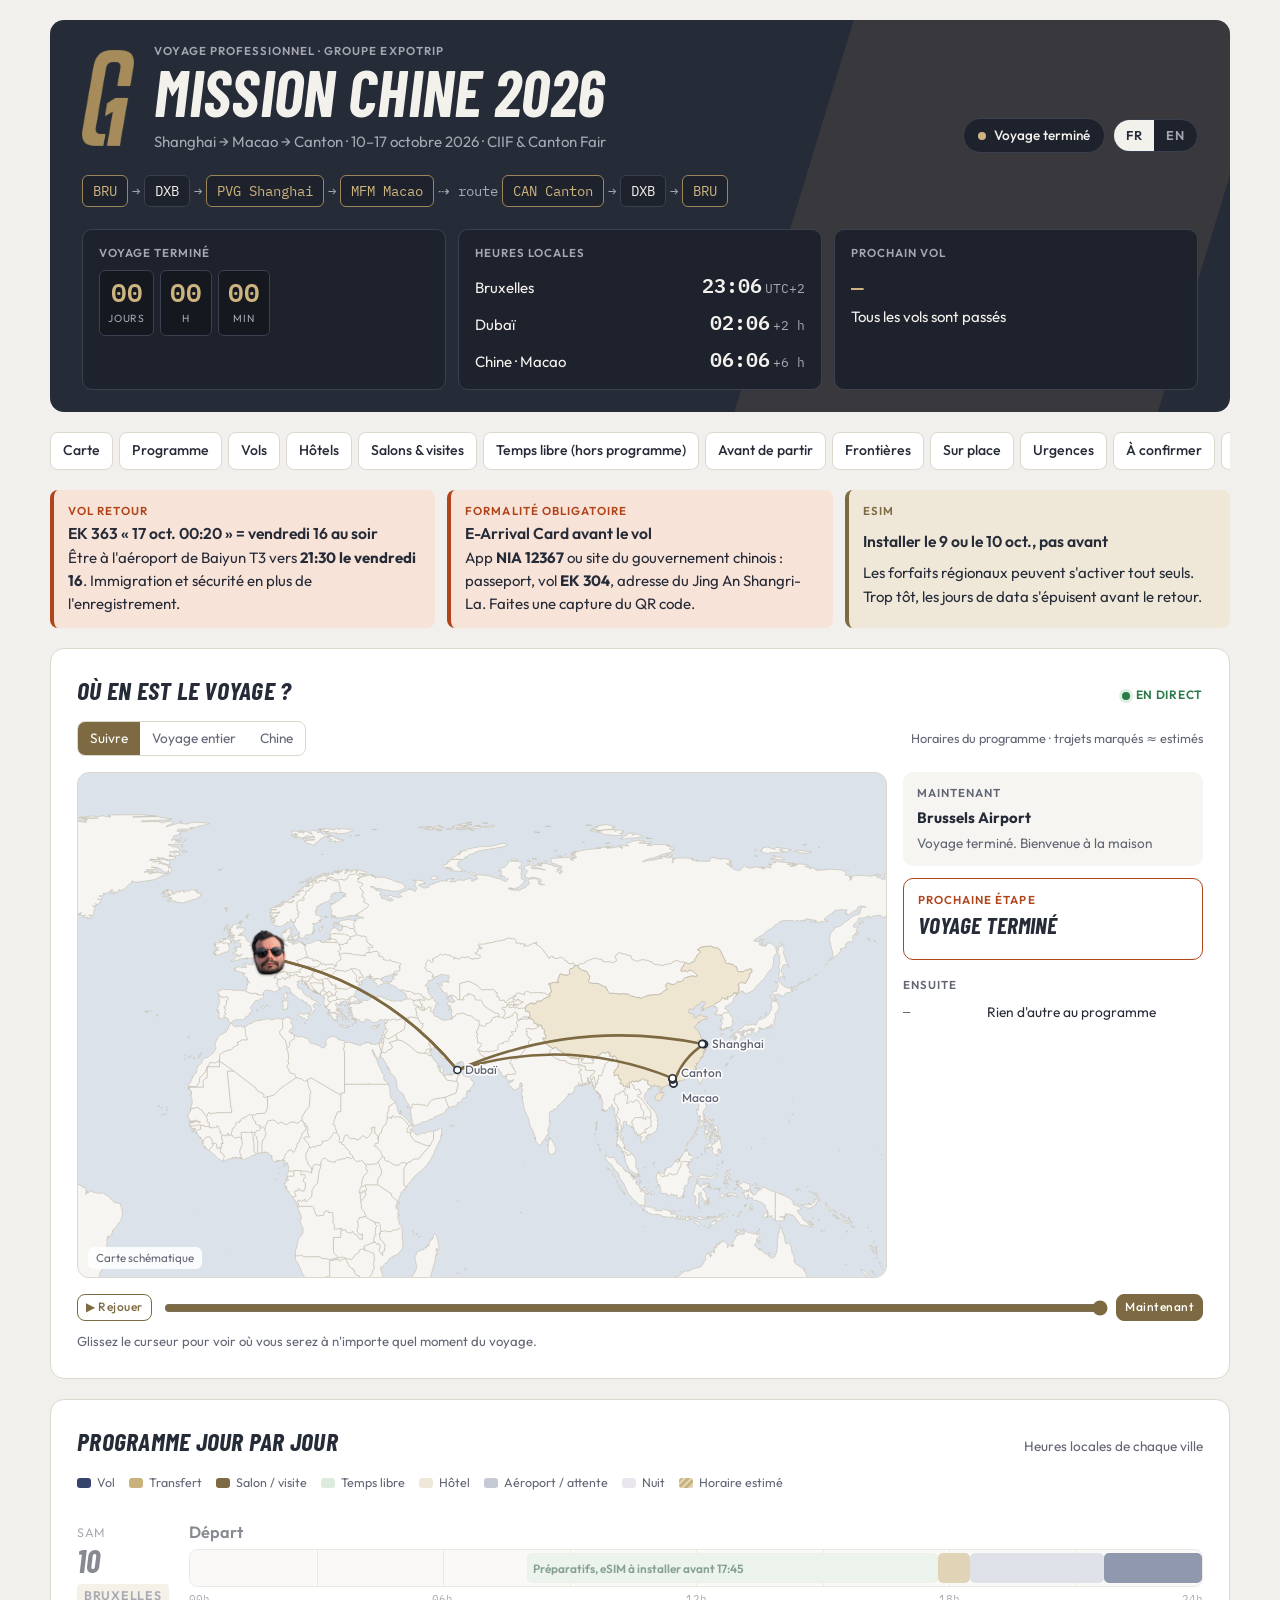
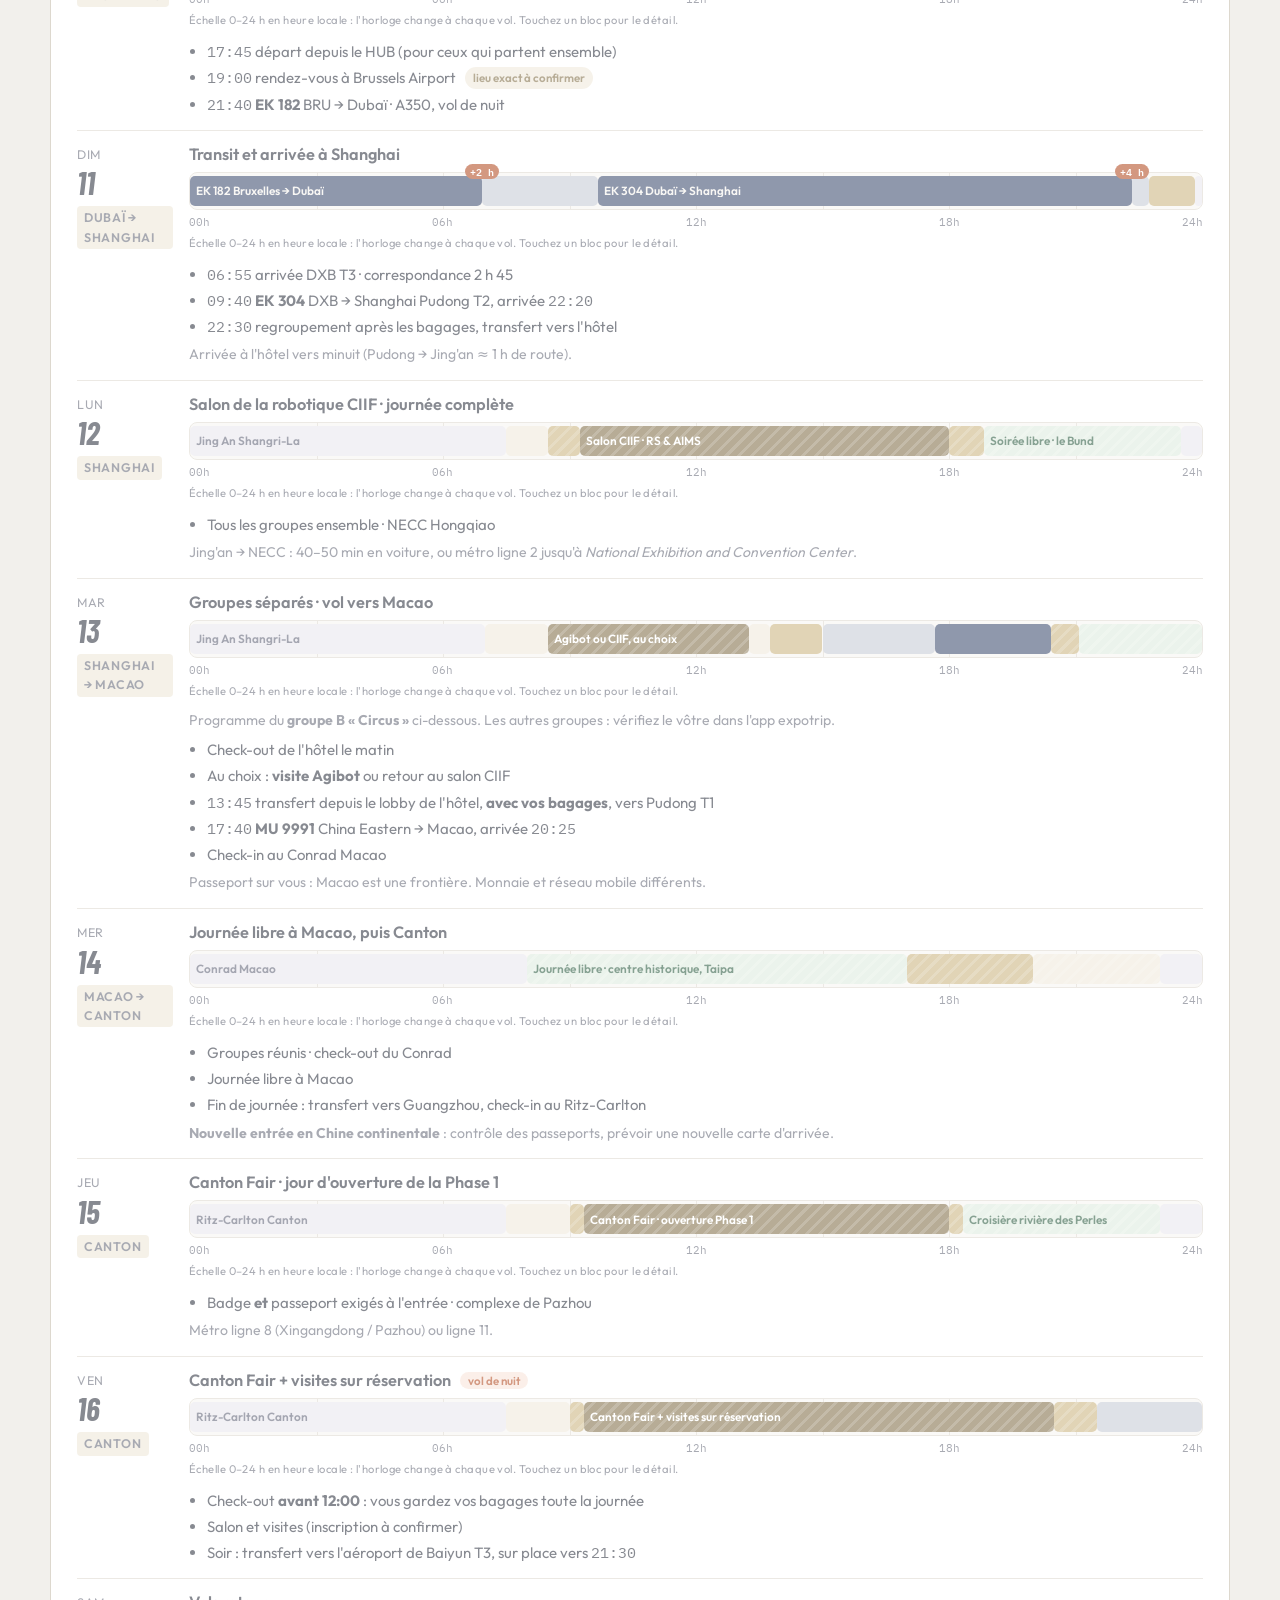
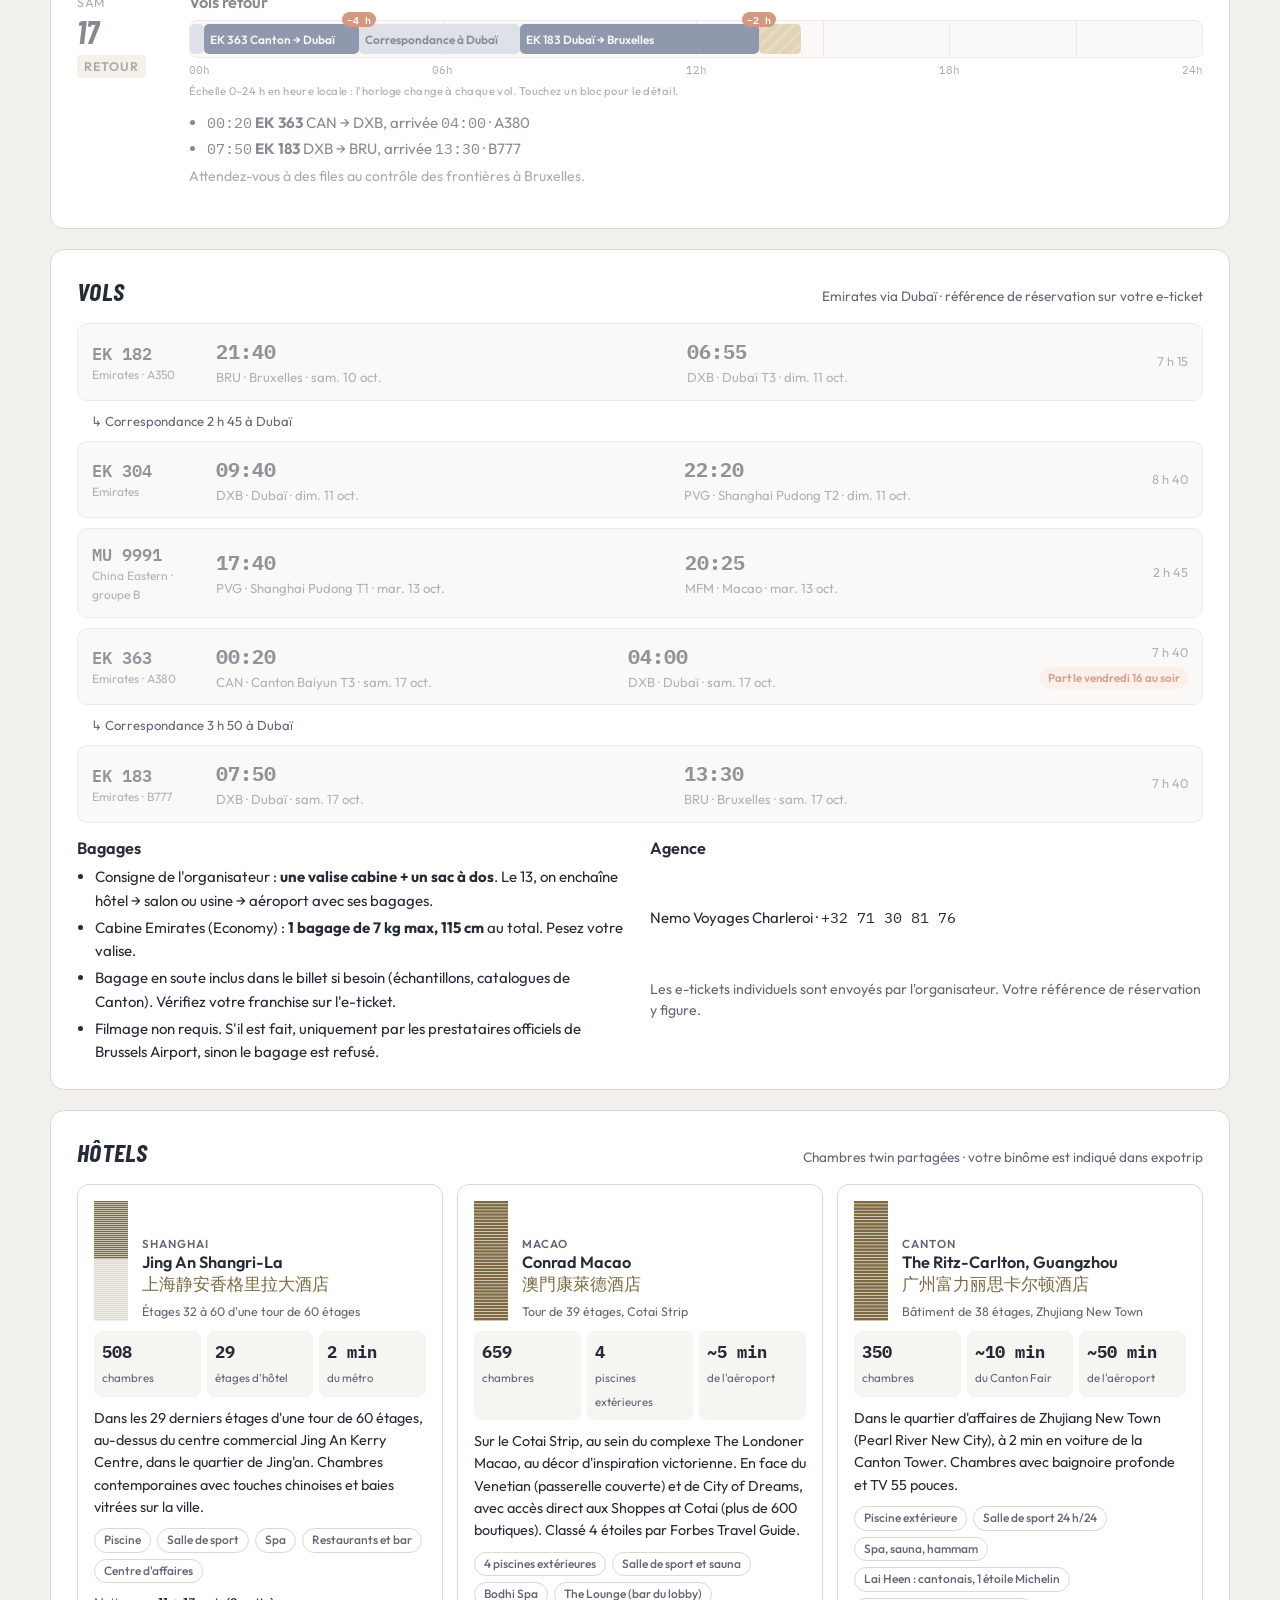
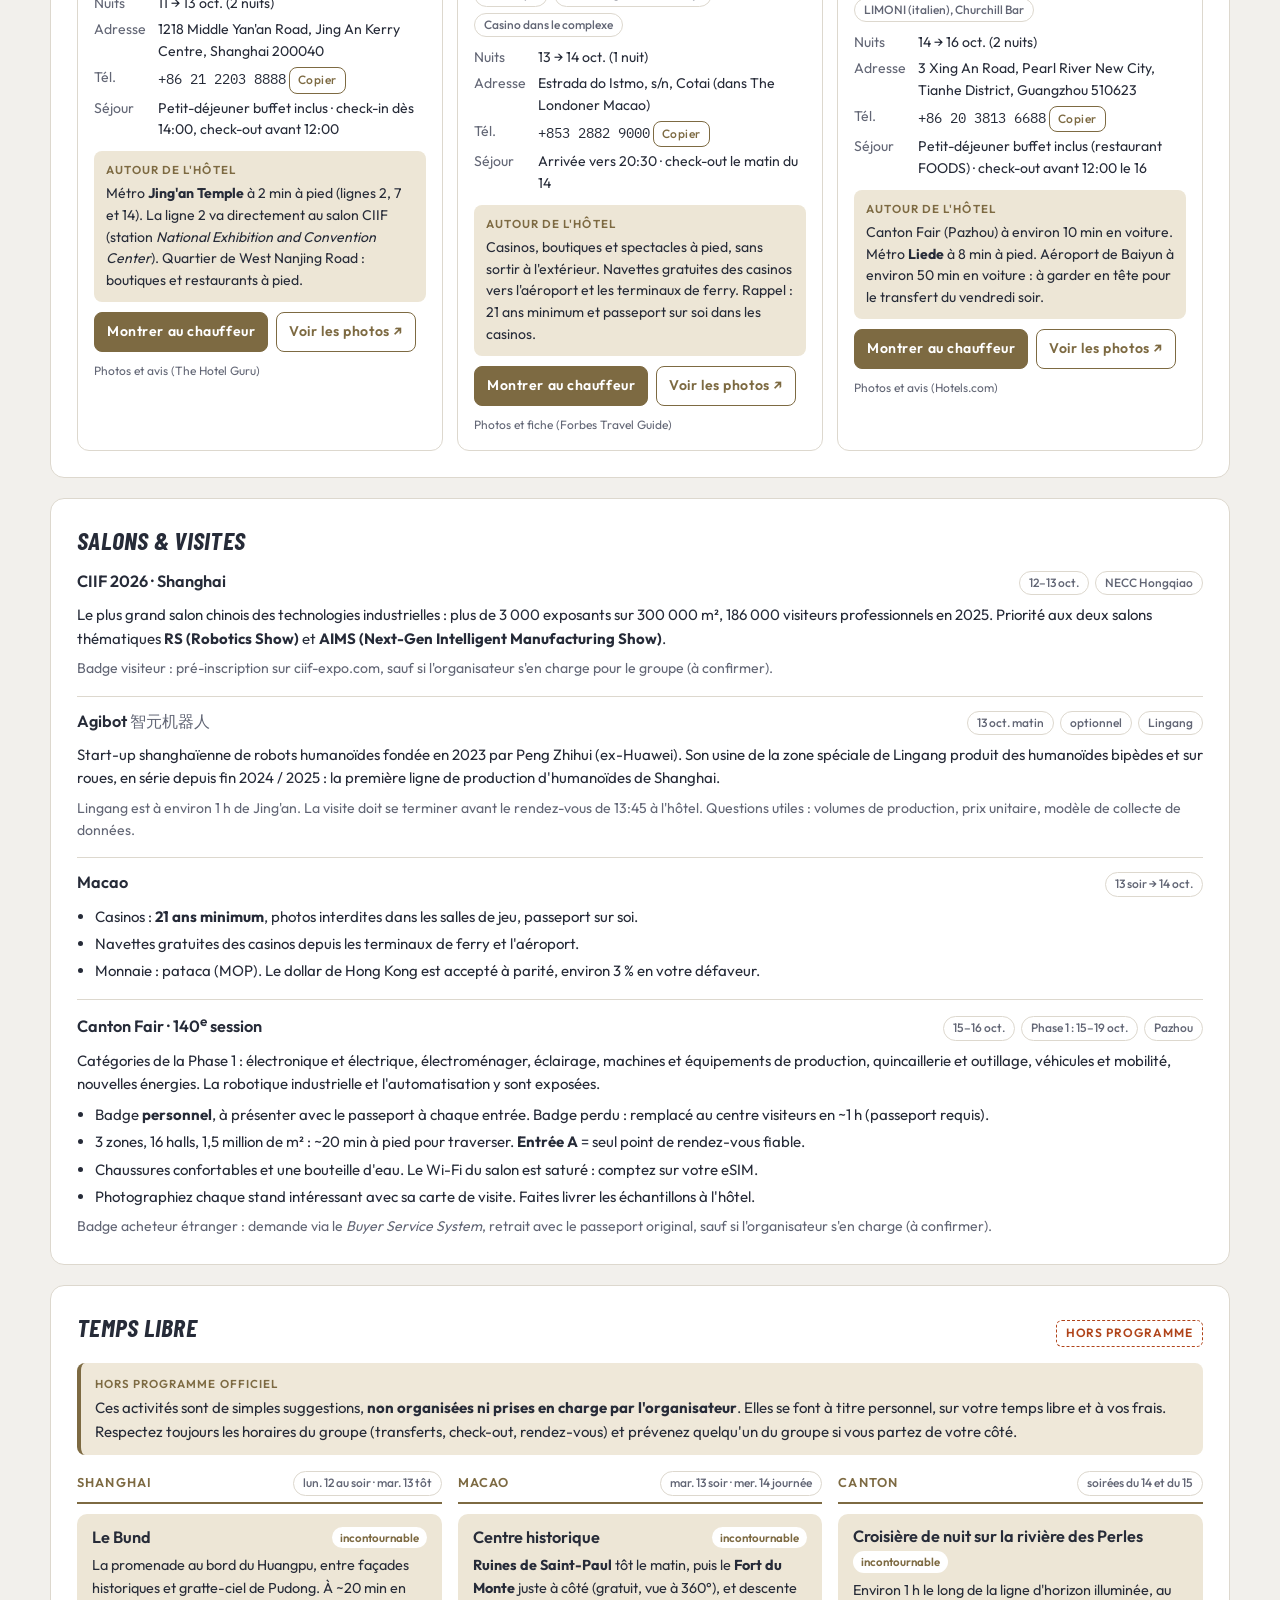
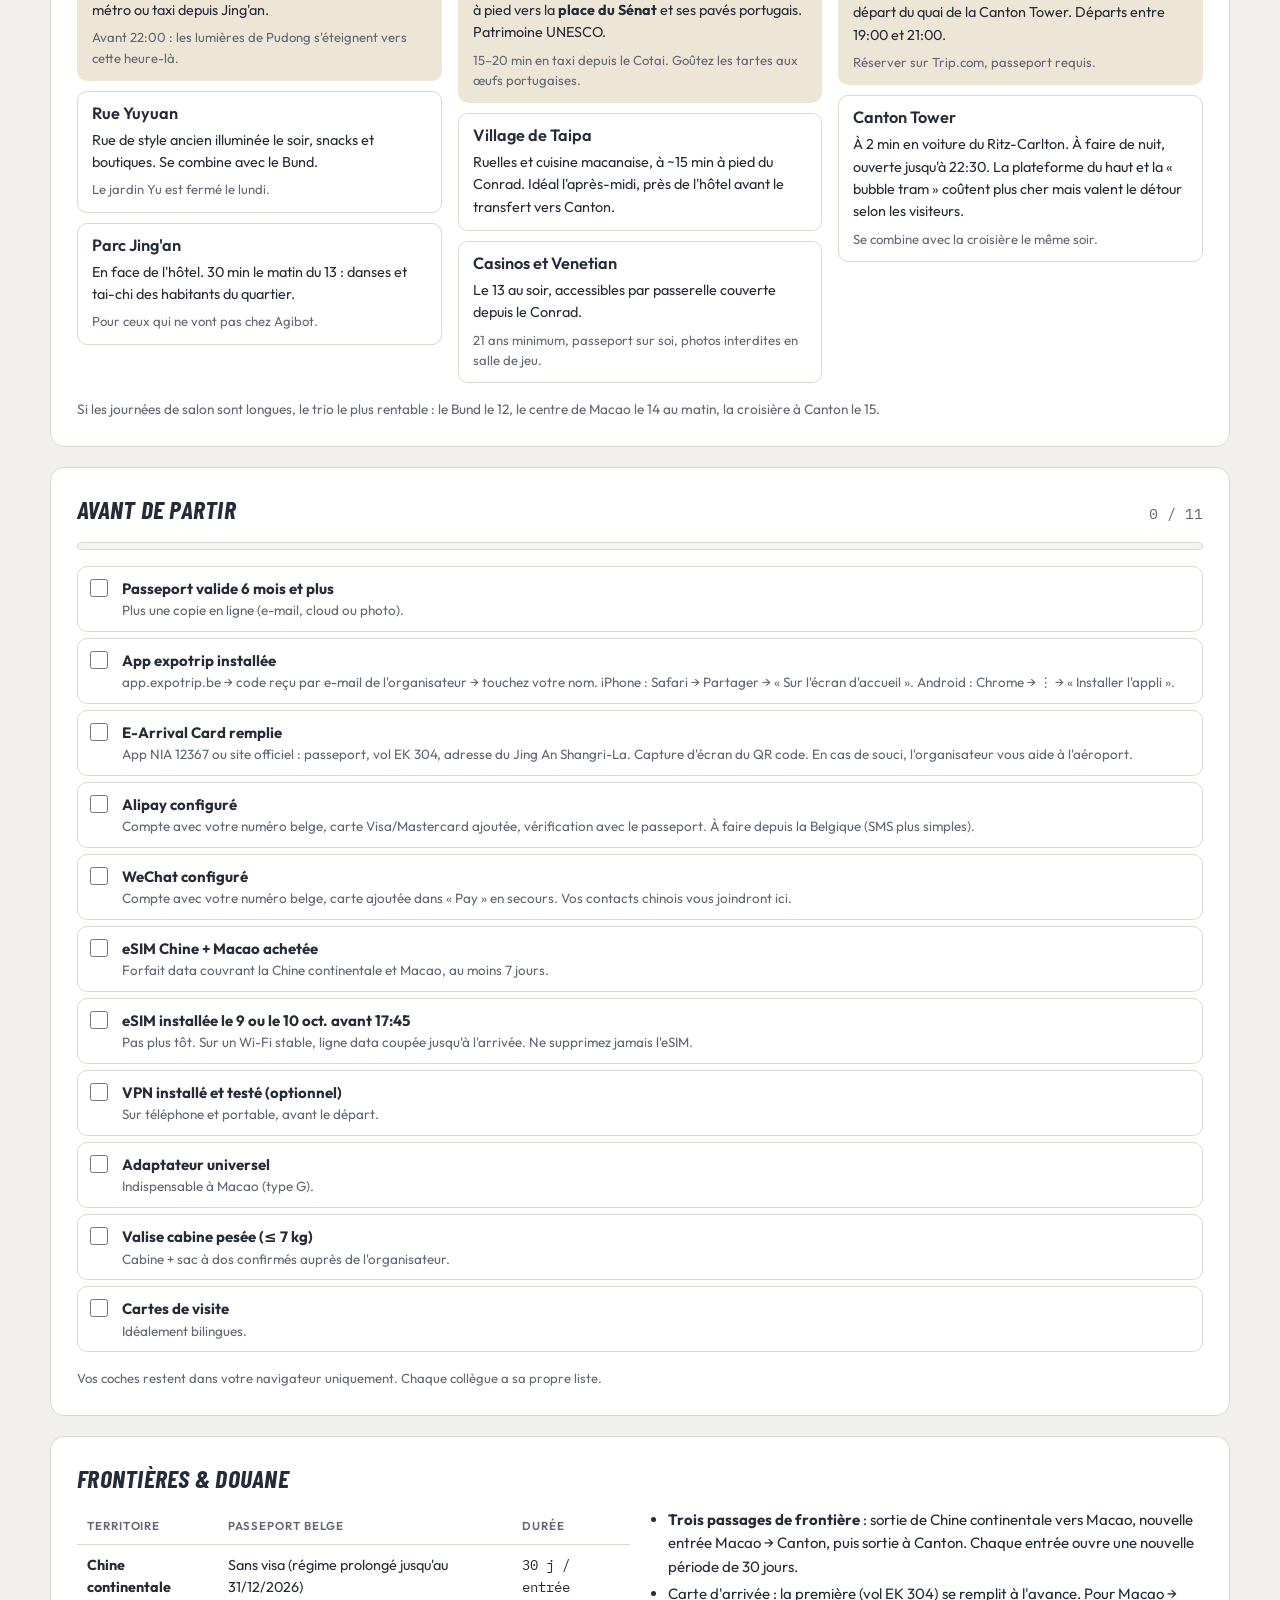
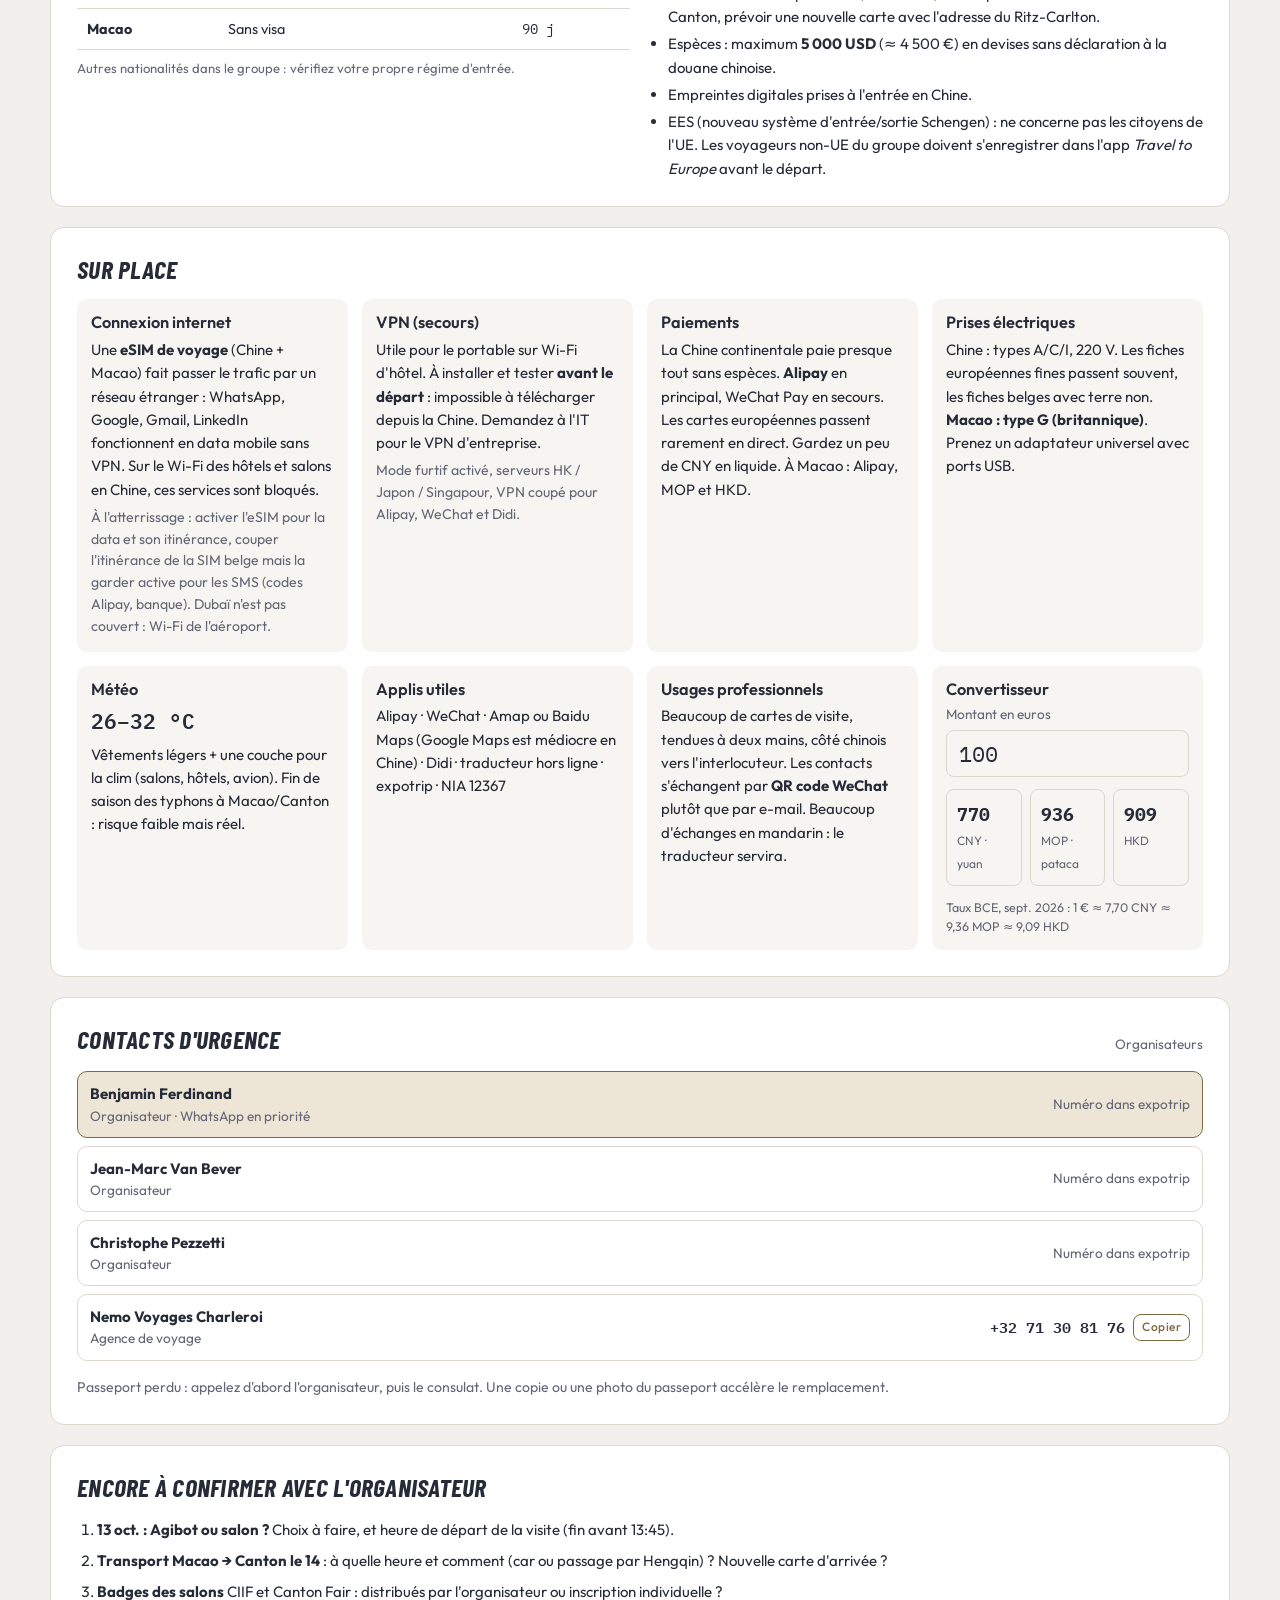
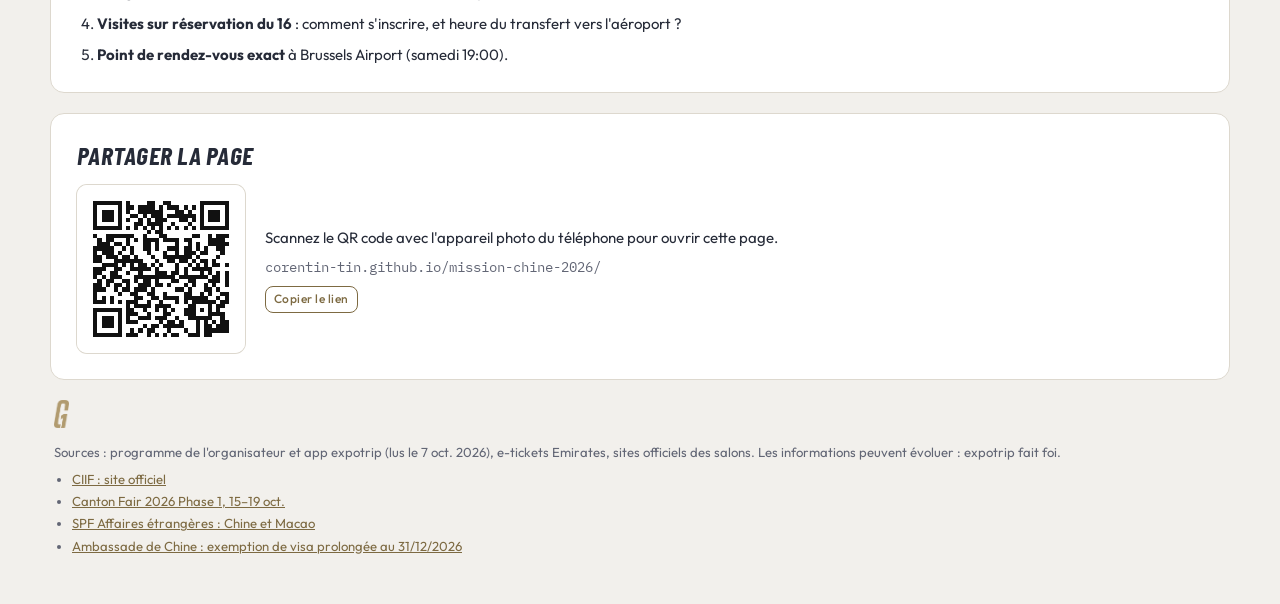
<file: index.html>
<!doctype html>
<html lang="fr">
<head>
<meta charset="utf-8">
<meta name="viewport" content="width=device-width,initial-scale=1,viewport-fit=cover">
<title>Mission Chine 2026</title>
<meta name="description" content="Programme, vols, hôtels et infos pratiques du voyage professionnel en Chine, 10–17 octobre 2026.">
<link rel="alternate" hreflang="fr" href="https://corentin-tin.github.io/mission-chine-2026/">
<link rel="alternate" hreflang="en" href="https://corentin-tin.github.io/mission-chine-2026/en/">
<link rel="icon" type="image/png" sizes="32x32" href="assets/favicon-32.png">
<link rel="icon" type="image/png" sizes="48x48" href="assets/favicon-48.png">
<link rel="apple-touch-icon" href="assets/apple-touch-icon.png">
<meta name="theme-color" content="#E21F10">
<link rel="preconnect" href="https://fonts.googleapis.com">
<link rel="stylesheet" href="https://fonts.googleapis.com/css2?family=Barlow+Condensed:ital,wght@0,600;0,700;1,600;1,700&family=Outfit:wght@400;500;600;700&family=IBM+Plex+Mono:wght@400;500;600&display=swap">
<link rel="stylesheet" href="assets/css/style.css">
</head>
<body>

<div class="wrap">

  <!-- ===== Board ===== -->
  <header class="board" aria-label="Résumé du voyage">
    <div class="board-top">
      <div class="brand">
        <img class="brand-logo" src="assets/logo-g.png" alt="" width="131" height="240">
        <div>
          <div class="label" style="color:var(--board-muted)">Voyage professionnel · groupe expotrip</div>
          <h1>Mission Chine 2026</h1>
          <p class="sub">Shanghai → Macao → Canton · 10–17 octobre 2026 · CIIF &amp; Canton Fair</p>
        </div>
      </div>
      <div class="board-meta">
        <div class="status" id="status"><i></i><span id="statusText">—</span></div>
        <nav class="lang" aria-label="Langue"><span aria-current="page">FR</span><a href="en/" hreflang="en" lang="en">EN</a></nav>
      </div>
    </div>
    <div class="route" aria-label="Itinéraire aérien">
      <span class="stop key">BRU</span><span class="arr">→</span>
      <span class="stop">DXB</span><span class="arr">→</span>
      <span class="stop key">PVG Shanghai</span><span class="arr">→</span>
      <span class="stop key">MFM Macao</span><span class="arr">⇢ route</span>
      <span class="stop key">CAN Canton</span><span class="arr">→</span>
      <span class="stop">DXB</span><span class="arr">→</span>
      <span class="stop key">BRU</span>
    </div>
    <div class="board-grid">
      <div class="cell">
        <div class="label" id="cdLabel">Décollage EK 182 dans</div>
        <div class="digits" id="cd">
          <div><b id="cdD">--</b><span>jours</span></div>
          <div><b id="cdH">--</b><span>h</span></div>
          <div><b id="cdM">--</b><span>min</span></div>
        </div>
      </div>
      <div class="cell">
        <div class="label">Heures locales</div>
        <div class="clocks">
          <div class="clock"><span>Bruxelles</span><span><span class="t" id="clkBru">--:--</span> <small>UTC+2</small></span></div>
          <div class="clock"><span>Dubaï</span><span><span class="t" id="clkDxb">--:--</span> <small>+2 h</small></span></div>
          <div class="clock"><span>Chine · Macao</span><span><span class="t" id="clkCn">--:--</span> <small>+6 h</small></span></div>
        </div>
      </div>
      <div class="cell">
        <div class="label">Prochain vol</div>
        <div class="next" id="nextFlight"></div>
      </div>
    </div>
  </header>

  <nav class="tabs" aria-label="Sections">
    <ul>
      <li><a href="#carte">Carte</a></li>
      <li><a href="#programme">Programme</a></li>
      <li><a href="#vols">Vols</a></li>
      <li><a href="#hotels">Hôtels</a></li>
      <li><a href="#visites">Salons &amp; visites</a></li>
      <li><a href="#libre">Temps libre (hors programme)</a></li>
      <li><a href="#checklist">Avant de partir</a></li>
      <li><a href="#frontieres">Frontières</a></li>
      <li><a href="#kit">Sur place</a></li>
      <li><a href="#contacts">Urgences</a></li>
      <li><a href="#confirmer">À confirmer</a></li>
      <li><a href="#partager">Partager</a></li>
    </ul>
  </nav>

  <!-- ===== Alerts ===== -->
  <div class="alerts">
    <div class="alert">
      <span class="label">Vol retour</span>
      <h3>EK 363 « 17 oct. 00:20 » = vendredi 16 au soir</h3>
      <p>Être à l'aéroport de Baiyun T3 vers <b>21:30 le vendredi 16</b>. Immigration et sécurité en plus de l'enregistrement.</p>
    </div>
    <div class="alert">
      <span class="label">Formalité obligatoire</span>
      <h3>E-Arrival Card avant le vol</h3>
      <p>App <b>NIA 12367</b> ou site du gouvernement chinois : passeport, vol <b>EK 304</b>, adresse du Jing An Shangri-La. Faites une capture du QR code.</p>
    </div>
    <div class="alert info">
      <span class="label">eSIM</span>
      <h3>Installer le 9 ou le 10 oct., pas avant</h3>
      <p>Les forfaits régionaux peuvent s'activer tout seuls. Trop tôt, les jours de data s'épuisent avant le retour.</p>
    </div>
  </div>

  <!-- ===== Carte ===== -->
  <section id="carte" aria-label="Carte du voyage">
    <div class="sec-head">
      <h2>Où en est le voyage ?</h2>
      <span class="live-pill" id="mLive"><i></i><span id="mLiveTxt">En direct</span></span>
    </div>
    <div class="map-tools">
      <div class="seg" role="group" aria-label="Cadrage de la carte">
        <button type="button" id="vFollow" aria-pressed="true">Suivre</button>
        <button type="button" id="vWorld" aria-pressed="false">Voyage entier</button>
        <button type="button" id="vChina" aria-pressed="false">Chine</button>
      </div>
      <span class="muted" style="font-size:.8rem">Horaires du programme · trajets marqués ≈ estimés</span>
    </div>
    <div class="map-layout">
      <div class="map-box" id="mapBox">
        <svg id="mapSvg" viewBox="0 0 1250 570" preserveAspectRatio="xMidYMid meet" role="img" aria-label="Carte de l'itinéraire avec la position actuelle et la prochaine étape">
          <defs>
            <filter id="hShadow" x="-30%" y="-30%" width="160%" height="160%"><feDropShadow dx="0" dy="1.5" stdDeviation="2" flood-color="#000" flood-opacity=".35"/></filter>
          </defs>
          <g id="gGeo">
            <path class="land" id="geoLand"/>
            <path class="land-cn" id="geoCn"/>
            <path class="borders" id="geoBorders"/>
          </g>
          <g id="gRoutes"></g>
          <g id="gPins"></g>
          <g id="gArrow"></g>
          <g id="gHead"><g id="gFlag" visibility="hidden"><line id="flagPole" class="flag-pole"/><path id="flagCloth" class="flag-cloth"/><g id="flagStars"></g></g><g id="headInner"><image id="headImg" href="assets/img/head.png" preserveAspectRatio="xMidYMid meet"/></g></g>
        </svg>
        <canvas id="fxCanvas" aria-hidden="true"></canvas>
        <div class="map-legend">Carte schématique</div>
      </div>
      <div class="side">
        <div class="now"><span class="label">Maintenant</span><b id="mNow">—</b><span class="muted" id="mNowSub" style="font-size:.85rem"></span></div>
        <div class="nxt"><span class="label">Prochaine étape</span><span class="big" id="mNext">—</span><span id="mNextSub" style="font-size:.88rem"></span><span class="cd" id="mNextCd"></span></div>
        <div><span class="label">Ensuite</span><ol id="mLater"></ol></div>
      </div>
    </div>
    <div class="scrub">
      <button type="button" class="btn ghost sm" id="mPlay" aria-label="Faire défiler le programme">▶ Rejouer</button>
      <input type="range" id="mTime" min="0" max="10000" step="1" value="0" aria-label="Déplacer dans le temps">
      <button type="button" class="btn sm" id="mNowBtn">Maintenant</button>
    </div>
    <p class="muted" style="font-size:.82rem;margin-top:-6px">Glissez le curseur pour voir où vous serez à n'importe quel moment du voyage. <span class="when mono" id="mWhen"></span></p>
  </section>

  <!-- ===== Programme ===== -->
  <section id="programme">
    <div class="sec-head">
      <h2>Programme jour par jour</h2>
      <span class="muted" style="font-size:.85rem">Heures locales de chaque ville</span>
    </div>
    <div class="days" id="days">
      <div class="day" data-date="2026-10-10">
        <div class="when"><span>Sam</span><b>10</b><span class="city">Bruxelles</span></div>
        <div class="body">
          <h3>Départ</h3>
          <ul>
            <li><span class="mono">17:45</span> départ depuis le HUB (pour ceux qui partent ensemble)</li>
            <li><span class="mono">19:00</span> rendez-vous à Brussels Airport <span class="tag">lieu exact à confirmer</span></li>
            <li><span class="mono">21:40</span> <b>EK 182</b> BRU → Dubaï · A350, vol de nuit</li>
          </ul>
        </div>
      </div>
      <div class="day" data-date="2026-10-11">
        <div class="when"><span>Dim</span><b>11</b><span class="city">Dubaï → Shanghai</span></div>
        <div class="body">
          <h3>Transit et arrivée à Shanghai</h3>
          <ul>
            <li><span class="mono">06:55</span> arrivée DXB T3 · correspondance 2 h 45</li>
            <li><span class="mono">09:40</span> <b>EK 304</b> DXB → Shanghai Pudong T2, arrivée <span class="mono">22:20</span></li>
            <li><span class="mono">22:30</span> regroupement après les bagages, transfert vers l'hôtel</li>
          </ul>
          <p class="note">Arrivée à l'hôtel vers minuit (Pudong → Jing'an ≈ 1 h de route).</p>
        </div>
      </div>
      <div class="day" data-date="2026-10-12">
        <div class="when"><span>Lun</span><b>12</b><span class="city">Shanghai</span></div>
        <div class="body">
          <h3>Salon de la robotique CIIF · journée complète</h3>
          <ul><li>Tous les groupes ensemble · NECC Hongqiao</li></ul>
          <p class="note">Jing'an → NECC : 40–50 min en voiture, ou métro ligne 2 jusqu'à <i>National Exhibition and Convention Center</i>.</p>
        </div>
      </div>
      <div class="day" data-date="2026-10-13">
        <div class="when"><span>Mar</span><b>13</b><span class="city">Shanghai → Macao</span></div>
        <div class="body">
          <h3>Groupes séparés · vol vers Macao</h3>
          <p class="note">Programme du <b>groupe B « Circus »</b> ci-dessous. Les autres groupes : vérifiez le vôtre dans l'app expotrip.</p>
          <ul>
            <li>Check-out de l'hôtel le matin</li>
            <li>Au choix : <b>visite Agibot</b> ou retour au salon CIIF</li>
            <li><span class="mono">13:45</span> transfert depuis le lobby de l'hôtel, <b>avec vos bagages</b>, vers Pudong T1</li>
            <li><span class="mono">17:40</span> <b>MU 9991</b> China Eastern → Macao, arrivée <span class="mono">20:25</span></li>
            <li>Check-in au Conrad Macao</li>
          </ul>
          <p class="note">Passeport sur vous : Macao est une frontière. Monnaie et réseau mobile différents.</p>
        </div>
      </div>
      <div class="day" data-date="2026-10-14">
        <div class="when"><span>Mer</span><b>14</b><span class="city">Macao → Canton</span></div>
        <div class="body">
          <h3>Journée libre à Macao, puis Canton</h3>
          <ul>
            <li>Groupes réunis · check-out du Conrad</li>
            <li>Journée libre à Macao</li>
            <li>Fin de journée : transfert vers Guangzhou, check-in au Ritz-Carlton</li>
          </ul>
          <p class="note"><b>Nouvelle entrée en Chine continentale</b> : contrôle des passeports, prévoir une nouvelle carte d'arrivée.</p>
        </div>
      </div>
      <div class="day" data-date="2026-10-15">
        <div class="when"><span>Jeu</span><b>15</b><span class="city">Canton</span></div>
        <div class="body">
          <h3>Canton Fair · jour d'ouverture de la Phase 1</h3>
          <ul><li>Badge <b>et</b> passeport exigés à l'entrée · complexe de Pazhou</li></ul>
          <p class="note">Métro ligne 8 (Xingangdong / Pazhou) ou ligne 11.</p>
        </div>
      </div>
      <div class="day" data-date="2026-10-16">
        <div class="when"><span>Ven</span><b>16</b><span class="city">Canton</span></div>
        <div class="body">
          <h3>Canton Fair + visites sur réservation <span class="tag w">vol de nuit</span></h3>
          <ul>
            <li>Check-out <b>avant 12:00</b> : vous gardez vos bagages toute la journée</li>
            <li>Salon et visites (inscription à confirmer)</li>
            <li>Soir : transfert vers l'aéroport de Baiyun T3, sur place vers <span class="mono">21:30</span></li>
          </ul>
        </div>
      </div>
      <div class="day" data-date="2026-10-17">
        <div class="when"><span>Sam</span><b>17</b><span class="city">Retour</span></div>
        <div class="body">
          <h3>Vols retour</h3>
          <ul>
            <li><span class="mono">00:20</span> <b>EK 363</b> CAN → DXB, arrivée <span class="mono">04:00</span> · A380</li>
            <li><span class="mono">07:50</span> <b>EK 183</b> DXB → BRU, arrivée <span class="mono">13:30</span> · B777</li>
          </ul>
          <p class="note">Attendez-vous à des files au contrôle des frontières à Bruxelles.</p>
        </div>
      </div>
    </div>
  </section>

  <!-- ===== Vols ===== -->
  <section id="vols">
    <div class="sec-head">
      <h2>Vols</h2>
      <span class="muted" style="font-size:.85rem">Emirates via Dubaï · référence de réservation sur votre e-ticket</span>
    </div>
    <div class="flights" id="flights"></div>
    <div class="cols">
      <div style="display:grid;gap:8px">
        <h3>Bagages</h3>
        <ul class="tips">
          <li>Consigne de l'organisateur : <b>une valise cabine + un sac à dos</b>. Le 13, on enchaîne hôtel → salon ou usine → aéroport avec ses bagages.</li>
          <li>Cabine Emirates (Economy) : <b>1 bagage de 7 kg max, 115 cm</b> au total. Pesez votre valise.</li>
          <li>Bagage en soute inclus dans le billet si besoin (échantillons, catalogues de Canton). Vérifiez votre franchise sur l'e-ticket.</li>
          <li>Filmage non requis. S'il est fait, uniquement par les prestataires officiels de Brussels Airport, sinon le bagage est refusé.</li>
        </ul>
      </div>
      <div style="display:grid;gap:8px">
        <h3>Agence</h3>
        <p>Nemo Voyages Charleroi · <span class="mono">+32 71 30 81 76</span></p>
        <p class="muted" style="font-size:.88rem">Les e-tickets individuels sont envoyés par l'organisateur. Votre référence de réservation y figure.</p>
      </div>
    </div>
  </section>

  <!-- ===== Hôtels ===== -->
  <section id="hotels">
    <div class="sec-head">
      <h2>Hôtels</h2>
      <span class="muted" style="font-size:.85rem">Chambres twin partagées · votre binôme est indiqué dans expotrip</span>
    </div>
    <div class="hotels" id="hotelList"></div>
  </section>

  <!-- ===== Visites ===== -->
  <section id="visites">
    <h2>Salons &amp; visites</h2>
    <div class="visit">
      <div class="sec-head"><h3>CIIF 2026 · Shanghai</h3><div class="meta"><span class="chip">12–13 oct.</span><span class="chip">NECC Hongqiao</span></div></div>
      <p>Le plus grand salon chinois des technologies industrielles : plus de 3 000 exposants sur 300 000 m², 186 000 visiteurs professionnels en 2025. Priorité aux deux salons thématiques <b>RS (Robotics Show)</b> et <b>AIMS (Next-Gen Intelligent Manufacturing Show)</b>.</p>
      <p class="muted" style="font-size:.88rem">Badge visiteur : pré-inscription sur ciif-expo.com, sauf si l'organisateur s'en charge pour le groupe (à confirmer).</p>
    </div>
    <div class="visit">
      <div class="sec-head"><h3>Agibot <span class="cjk muted" style="font-weight:400">智元机器人</span></h3><div class="meta"><span class="chip">13 oct. matin</span><span class="chip">optionnel</span><span class="chip">Lingang</span></div></div>
      <p>Start-up shanghaïenne de robots humanoïdes fondée en 2023 par Peng Zhihui (ex-Huawei). Son usine de la zone spéciale de Lingang produit des humanoïdes bipèdes et sur roues, en série depuis fin 2024 / 2025 : la première ligne de production d'humanoïdes de Shanghai.</p>
      <p class="muted" style="font-size:.88rem">Lingang est à environ 1 h de Jing'an. La visite doit se terminer avant le rendez-vous de 13:45 à l'hôtel. Questions utiles : volumes de production, prix unitaire, modèle de collecte de données.</p>
    </div>
    <div class="visit">
      <div class="sec-head"><h3>Macao</h3><div class="meta"><span class="chip">13 soir → 14 oct.</span></div></div>
      <ul class="tips">
        <li>Casinos : <b>21 ans minimum</b>, photos interdites dans les salles de jeu, passeport sur soi.</li>
        <li>Navettes gratuites des casinos depuis les terminaux de ferry et l'aéroport.</li>
        <li>Monnaie : pataca (MOP). Le dollar de Hong Kong est accepté à parité, environ 3 % en votre défaveur.</li>
      </ul>
    </div>
    <div class="visit">
      <div class="sec-head"><h3>Canton Fair · 140<sup>e</sup> session</h3><div class="meta"><span class="chip">15–16 oct.</span><span class="chip">Phase 1 : 15–19 oct.</span><span class="chip">Pazhou</span></div></div>
      <p>Catégories de la Phase 1 : électronique et électrique, électroménager, éclairage, machines et équipements de production, quincaillerie et outillage, véhicules et mobilité, nouvelles énergies. La robotique industrielle et l'automatisation y sont exposées.</p>
      <ul class="tips">
        <li>Badge <b>personnel</b>, à présenter avec le passeport à chaque entrée. Badge perdu : remplacé au centre visiteurs en ~1 h (passeport requis).</li>
        <li>3 zones, 16 halls, 1,5 million de m² : ~20 min à pied pour traverser. <b>Entrée A</b> = seul point de rendez-vous fiable.</li>
        <li>Chaussures confortables et une bouteille d'eau. Le Wi-Fi du salon est saturé : comptez sur votre eSIM.</li>
        <li>Photographiez chaque stand intéressant avec sa carte de visite. Faites livrer les échantillons à l'hôtel.</li>
      </ul>
      <p class="muted" style="font-size:.88rem">Badge acheteur étranger : demande via le <i>Buyer Service System</i>, retrait avec le passeport original, sauf si l'organisateur s'en charge (à confirmer).</p>
    </div>
  </section>

  <!-- ===== Temps libre ===== -->
  <section id="libre">
    <div class="sec-head">
      <h2>Temps libre</h2>
      <span class="off-badge">Hors programme</span>
    </div>
    <div class="alert info">
      <span class="label">Hors programme officiel</span>
      <p>Ces activités sont de simples suggestions, <b>non organisées ni prises en charge par l'organisateur</b>. Elles se font à titre personnel, sur votre temps libre et à vos frais. Respectez toujours les horaires du groupe (transferts, check-out, rendez-vous) et prévenez quelqu'un du groupe si vous partez de votre côté.</p>
    </div>
    <div class="free">
      <div class="free-city">
        <div class="free-head"><span class="label">Shanghai</span><span class="chip">lun. 12 au soir · mar. 13 tôt</span></div>
        <div class="spot top">
          <div class="spot-t"><h3>Le Bund</h3><span class="tag">incontournable</span></div>
          <p>La promenade au bord du Huangpu, entre façades historiques et gratte-ciel de Pudong. À ~20 min en métro ou taxi depuis Jing'an.</p>
          <p class="hint">Avant 22:00 : les lumières de Pudong s'éteignent vers cette heure-là.</p>
        </div>
        <div class="spot">
          <div class="spot-t"><h3>Rue Yuyuan</h3></div>
          <p>Rue de style ancien illuminée le soir, snacks et boutiques. Se combine avec le Bund.</p>
          <p class="hint">Le jardin Yu est fermé le lundi.</p>
        </div>
        <div class="spot">
          <div class="spot-t"><h3>Parc Jing'an</h3></div>
          <p>En face de l'hôtel. 30 min le matin du 13 : danses et tai-chi des habitants du quartier.</p>
          <p class="hint">Pour ceux qui ne vont pas chez Agibot.</p>
        </div>
      </div>
      <div class="free-city">
        <div class="free-head"><span class="label">Macao</span><span class="chip">mar. 13 soir · mer. 14 journée</span></div>
        <div class="spot top">
          <div class="spot-t"><h3>Centre historique</h3><span class="tag">incontournable</span></div>
          <p><b>Ruines de Saint-Paul</b> tôt le matin, puis le <b>Fort du Monte</b> juste à côté (gratuit, vue à 360°), et descente à pied vers la <b>place du Sénat</b> et ses pavés portugais. Patrimoine UNESCO.</p>
          <p class="hint">15–20 min en taxi depuis le Cotai. Goûtez les tartes aux œufs portugaises.</p>
        </div>
        <div class="spot">
          <div class="spot-t"><h3>Village de Taipa</h3></div>
          <p>Ruelles et cuisine macanaise, à ~15 min à pied du Conrad. Idéal l'après-midi, près de l'hôtel avant le transfert vers Canton.</p>
        </div>
        <div class="spot">
          <div class="spot-t"><h3>Casinos et Venetian</h3></div>
          <p>Le 13 au soir, accessibles par passerelle couverte depuis le Conrad.</p>
          <p class="hint">21 ans minimum, passeport sur soi, photos interdites en salle de jeu.</p>
        </div>
      </div>
      <div class="free-city">
        <div class="free-head"><span class="label">Canton</span><span class="chip">soirées du 14 et du 15</span></div>
        <div class="spot top">
          <div class="spot-t"><h3>Croisière de nuit sur la rivière des Perles</h3><span class="tag">incontournable</span></div>
          <p>Environ 1 h le long de la ligne d'horizon illuminée, au départ du quai de la Canton Tower. Départs entre 19:00 et 21:00.</p>
          <p class="hint">Réserver sur Trip.com, passeport requis.</p>
        </div>
        <div class="spot">
          <div class="spot-t"><h3>Canton Tower</h3></div>
          <p>À 2 min en voiture du Ritz-Carlton. À faire de nuit, ouverte jusqu'à 22:30. La plateforme du haut et la « bubble tram » coûtent plus cher mais valent le détour selon les visiteurs.</p>
          <p class="hint">Se combine avec la croisière le même soir.</p>
        </div>
      </div>
    </div>
    <p class="muted" style="font-size:.85rem">Si les journées de salon sont longues, le trio le plus rentable : le Bund le 12, le centre de Macao le 14 au matin, la croisière à Canton le 15.</p>
  </section>

  <!-- ===== Checklist ===== -->
  <section id="checklist">
    <div class="sec-head">
      <h2>Avant de partir</h2>
      <span class="mono muted" id="checkCount">0 / 0</span>
    </div>
    <div class="prog" aria-hidden="true"><i id="checkBar"></i></div>
    <div class="checks" id="checks"></div>
    <p class="muted" style="font-size:.82rem">Vos coches restent dans votre navigateur uniquement. Chaque collègue a sa propre liste.</p>
  </section>

  <!-- ===== Frontières ===== -->
  <section id="frontieres">
    <h2>Frontières &amp; douane</h2>
    <div class="cols">
      <div class="tbl">
        <table>
          <thead><tr><th>Territoire</th><th>Passeport belge</th><th>Durée</th></tr></thead>
          <tbody>
            <tr><td><b>Chine continentale</b></td><td>Sans visa (régime prolongé jusqu'au 31/12/2026)</td><td class="mono">30 j / entrée</td></tr>
            <tr><td><b>Macao</b></td><td>Sans visa</td><td class="mono">90 j</td></tr>
          </tbody>
        </table>
        <p class="muted" style="font-size:.82rem;margin-top:8px">Autres nationalités dans le groupe : vérifiez votre propre régime d'entrée.</p>
      </div>
      <ul class="tips">
        <li><b>Trois passages de frontière</b> : sortie de Chine continentale vers Macao, nouvelle entrée Macao → Canton, puis sortie à Canton. Chaque entrée ouvre une nouvelle période de 30 jours.</li>
        <li>Carte d'arrivée : la première (vol EK 304) se remplit à l'avance. Pour Macao → Canton, prévoir une nouvelle carte avec l'adresse du Ritz-Carlton.</li>
        <li>Espèces : maximum <b>5 000 USD</b> (≈ 4 500 €) en devises sans déclaration à la douane chinoise.</li>
        <li>Empreintes digitales prises à l'entrée en Chine.</li>
        <li>EES (nouveau système d'entrée/sortie Schengen) : ne concerne pas les citoyens de l'UE. Les voyageurs non-UE du groupe doivent s'enregistrer dans l'app <i>Travel to Europe</i> avant le départ.</li>
      </ul>
    </div>
  </section>

  <!-- ===== Kit ===== -->
  <section id="kit">
    <h2>Sur place</h2>
    <div class="kit">
      <div>
        <h3>Connexion internet</h3>
        <p>Une <b>eSIM de voyage</b> (Chine + Macao) fait passer le trafic par un réseau étranger : WhatsApp, Google, Gmail, LinkedIn fonctionnent en data mobile sans VPN. Sur le Wi-Fi des hôtels et salons en Chine, ces services sont bloqués.</p>
        <p class="muted" style="font-size:.88rem">À l'atterrissage : activer l'eSIM pour la data et son itinérance, couper l'itinérance de la SIM belge mais la garder active pour les SMS (codes Alipay, banque). Dubaï n'est pas couvert : Wi-Fi de l'aéroport.</p>
      </div>
      <div>
        <h3>VPN (secours)</h3>
        <p>Utile pour le portable sur Wi-Fi d'hôtel. À installer et tester <b>avant le départ</b> : impossible à télécharger depuis la Chine. Demandez à l'IT pour le VPN d'entreprise.</p>
        <p class="muted" style="font-size:.88rem">Mode furtif activé, serveurs HK / Japon / Singapour, VPN coupé pour Alipay, WeChat et Didi.</p>
      </div>
      <div>
        <h3>Paiements</h3>
        <p>La Chine continentale paie presque tout sans espèces. <b>Alipay</b> en principal, WeChat Pay en secours. Les cartes européennes passent rarement en direct. Gardez un peu de CNY en liquide. À Macao : Alipay, MOP et HKD.</p>
      </div>
      <div>
        <h3>Prises électriques</h3>
        <p>Chine : types A/C/I, 220 V. Les fiches européennes fines passent souvent, les fiches belges avec terre non. <b>Macao : type G (britannique)</b>. Prenez un adaptateur universel avec ports USB.</p>
      </div>
      <div>
        <h3>Météo</h3>
        <p><span class="mono" style="font-size:1.3rem;font-weight:600">26–32 °C</span></p>
        <p>Vêtements légers + une couche pour la clim (salons, hôtels, avion). Fin de saison des typhons à Macao/Canton : risque faible mais réel.</p>
      </div>
      <div>
        <h3>Applis utiles</h3>
        <p>Alipay · WeChat · Amap ou Baidu Maps (Google Maps est médiocre en Chine) · Didi · traducteur hors ligne · expotrip · NIA 12367</p>
      </div>
      <div>
        <h3>Usages professionnels</h3>
        <p>Beaucoup de cartes de visite, tendues à deux mains, côté chinois vers l'interlocuteur. Les contacts s'échangent par <b>QR code WeChat</b> plutôt que par e-mail. Beaucoup d'échanges en mandarin : le traducteur servira.</p>
      </div>
      <div>
        <h3>Convertisseur</h3>
        <div class="conv">
          <label for="eurIn">Montant en euros
            <input id="eurIn" type="number" inputmode="decimal" min="0" step="1" value="100">
          </label>
          <div class="rates">
            <div class="rate"><b id="rCny">770</b><span>CNY · yuan</span></div>
            <div class="rate"><b id="rMop">936</b><span>MOP · pataca</span></div>
            <div class="rate"><b id="rHkd">909</b><span>HKD</span></div>
          </div>
          <p class="muted" style="font-size:.78rem">Taux BCE, sept. 2026 : 1 € ≈ 7,70 CNY ≈ 9,36 MOP ≈ 9,09 HKD</p>
        </div>
      </div>
    </div>
  </section>

  <!-- ===== Contacts ===== -->
  <section id="contacts">
    <div class="sec-head"><h2>Contacts d'urgence</h2><span class="muted" style="font-size:.85rem">Organisateurs</span></div>
    <div class="contacts" id="contactList"></div>
    <p class="muted" style="font-size:.88rem">Passeport perdu : appelez d'abord l'organisateur, puis le consulat. Une copie ou une photo du passeport accélère le remplacement.</p>
  </section>

  <!-- ===== À confirmer ===== -->
  <section id="confirmer">
    <h2>Encore à confirmer avec l'organisateur</h2>
    <ol class="todo">
      <li><b>13 oct. : Agibot ou salon ?</b> Choix à faire, et heure de départ de la visite (fin avant 13:45).</li>
      <li><b>Transport Macao → Canton le 14</b> : à quelle heure et comment (car ou passage par Hengqin) ? Nouvelle carte d'arrivée ?</li>
      <li><b>Badges des salons</b> CIIF et Canton Fair : distribués par l'organisateur ou inscription individuelle ?</li>
      <li><b>Visites sur réservation du 16</b> : comment s'inscrire, et heure du transfert vers l'aéroport ?</li>
      <li><b>Point de rendez-vous exact</b> à Brussels Airport (samedi 19:00).</li>
    </ol>
  </section>

  <!-- ===== Partager ===== -->
  <section id="partager">
    <h2>Partager la page</h2>
    <div class="share">
      <svg class="qr" viewBox="0 0 41 41" shape-rendering="crispEdges" role="img" aria-label="QR code → https://corentin-tin.github.io/mission-chine-2026/"><rect width="100%" height="100%" fill="#fff"/><path fill="#111" d="M4 4h7v1h-7zM12 4h1v1h-1zM17 4h2v1h-2zM21 4h2v1h-2zM30 4h7v1h-7zM4 5h1v1h-1zM10 5h1v1h-1zM12 5h2v1h-2zM15 5h4v1h-4zM20 5h1v1h-1zM22 5h3v1h-3zM26 5h1v1h-1zM28 5h1v1h-1zM30 5h1v1h-1zM36 5h1v1h-1zM4 6h1v1h-1zM6 6h3v1h-3zM10 6h1v1h-1zM12 6h1v1h-1zM15 6h6v1h-6zM24 6h2v1h-2zM27 6h1v1h-1zM30 6h1v1h-1zM32 6h3v1h-3zM36 6h1v1h-1zM4 7h1v1h-1zM6 7h3v1h-3zM10 7h1v1h-1zM13 7h2v1h-2zM16 7h1v1h-1zM18 7h3v1h-3zM22 7h7v1h-7zM30 7h1v1h-1zM32 7h3v1h-3zM36 7h1v1h-1zM4 8h1v1h-1zM6 8h3v1h-3zM10 8h1v1h-1zM12 8h1v1h-1zM15 8h1v1h-1zM17 8h1v1h-1zM19 8h3v1h-3zM25 8h2v1h-2zM28 8h1v1h-1zM30 8h1v1h-1zM32 8h3v1h-3zM36 8h1v1h-1zM4 9h1v1h-1zM10 9h1v1h-1zM14 9h2v1h-2zM17 9h4v1h-4zM23 9h1v1h-1zM27 9h1v1h-1zM30 9h1v1h-1zM36 9h1v1h-1zM4 10h7v1h-7zM12 10h1v1h-1zM14 10h1v1h-1zM16 10h1v1h-1zM18 10h1v1h-1zM20 10h1v1h-1zM22 10h1v1h-1zM24 10h1v1h-1zM26 10h1v1h-1zM28 10h1v1h-1zM30 10h7v1h-7zM17 11h1v1h-1zM19 11h2v1h-2zM4 12h1v1h-1zM7 12h7v1h-7zM16 12h1v1h-1zM20 12h2v1h-2zM28 12h2v1h-2zM32 12h1v1h-1zM34 12h3v1h-3zM5 13h1v1h-1zM7 13h2v1h-2zM12 13h1v1h-1zM14 13h1v1h-1zM16 13h4v1h-4zM21 13h4v1h-4zM26 13h2v1h-2zM32 13h4v1h-4zM5 14h3v1h-3zM9 14h2v1h-2zM12 14h1v1h-1zM16 14h2v1h-2zM19 14h1v1h-1zM24 14h1v1h-1zM27 14h1v1h-1zM29 14h1v1h-1zM32 14h5v1h-5zM4 15h5v1h-5zM11 15h1v1h-1zM13 15h1v1h-1zM16 15h2v1h-2zM19 15h1v1h-1zM22 15h3v1h-3zM26 15h2v1h-2zM29 15h1v1h-1zM31 15h1v1h-1zM34 15h2v1h-2zM4 16h1v1h-1zM6 16h3v1h-3zM10 16h1v1h-1zM13 16h1v1h-1zM17 16h1v1h-1zM21 16h1v1h-1zM24 16h1v1h-1zM26 16h3v1h-3zM30 16h2v1h-2zM35 16h1v1h-1zM4 17h2v1h-2zM7 17h3v1h-3zM11 17h2v1h-2zM14 17h1v1h-1zM18 17h1v1h-1zM21 17h7v1h-7zM29 17h1v1h-1zM34 17h1v1h-1zM4 18h2v1h-2zM9 18h7v1h-7zM19 18h1v1h-1zM22 18h2v1h-2zM25 18h2v1h-2zM28 18h1v1h-1zM30 18h2v1h-2zM33 18h1v1h-1zM6 19h4v1h-4zM11 19h1v1h-1zM13 19h1v1h-1zM15 19h2v1h-2zM18 19h1v1h-1zM20 19h1v1h-1zM24 19h1v1h-1zM27 19h1v1h-1zM29 19h1v1h-1zM31 19h1v1h-1zM33 19h2v1h-2zM36 19h1v1h-1zM4 20h3v1h-3zM9 20h2v1h-2zM13 20h5v1h-5zM19 20h1v1h-1zM24 20h1v1h-1zM26 20h1v1h-1zM28 20h5v1h-5zM4 21h2v1h-2zM8 21h2v1h-2zM12 21h1v1h-1zM15 21h1v1h-1zM19 21h3v1h-3zM23 21h2v1h-2zM26 21h1v1h-1zM30 21h1v1h-1zM32 21h1v1h-1zM34 21h1v1h-1zM36 21h1v1h-1zM4 22h1v1h-1zM6 22h1v1h-1zM8 22h3v1h-3zM14 22h10v1h-10zM25 22h7v1h-7zM33 22h2v1h-2zM36 22h1v1h-1zM5 23h1v1h-1zM7 23h2v1h-2zM11 23h2v1h-2zM14 23h1v1h-1zM16 23h2v1h-2zM19 23h1v1h-1zM23 23h2v1h-2zM27 23h2v1h-2zM32 23h3v1h-3zM36 23h1v1h-1zM4 24h2v1h-2zM7 24h1v1h-1zM9 24h2v1h-2zM12 24h1v1h-1zM15 24h3v1h-3zM19 24h2v1h-2zM22 24h1v1h-1zM26 24h1v1h-1zM28 24h1v1h-1zM31 24h1v1h-1zM33 24h1v1h-1zM36 24h1v1h-1zM4 25h3v1h-3zM9 25h1v1h-1zM11 25h2v1h-2zM14 25h3v1h-3zM18 25h1v1h-1zM24 25h2v1h-2zM27 25h1v1h-1zM31 25h2v1h-2zM34 25h1v1h-1zM4 26h1v1h-1zM10 26h1v1h-1zM13 26h2v1h-2zM17 26h2v1h-2zM21 26h1v1h-1zM26 26h2v1h-2zM30 26h1v1h-1zM32 26h1v1h-1zM35 26h2v1h-2zM4 27h1v1h-1zM6 27h1v1h-1zM8 27h1v1h-1zM14 27h2v1h-2zM18 27h2v1h-2zM21 27h4v1h-4zM26 27h6v1h-6zM34 27h1v1h-1zM36 27h1v1h-1zM4 28h3v1h-3zM8 28h1v1h-1zM10 28h1v1h-1zM12 28h3v1h-3zM17 28h1v1h-1zM20 28h1v1h-1zM24 28h1v1h-1zM26 28h1v1h-1zM28 28h6v1h-6zM35 28h2v1h-2zM12 29h1v1h-1zM14 29h4v1h-4zM19 29h4v1h-4zM27 29h2v1h-2zM32 29h1v1h-1zM34 29h2v1h-2zM4 30h7v1h-7zM12 30h2v1h-2zM16 30h1v1h-1zM19 30h1v1h-1zM21 30h1v1h-1zM23 30h1v1h-1zM26 30h3v1h-3zM30 30h1v1h-1zM32 30h1v1h-1zM34 30h1v1h-1zM4 31h1v1h-1zM10 31h1v1h-1zM12 31h3v1h-3zM17 31h1v1h-1zM21 31h2v1h-2zM26 31h3v1h-3zM32 31h4v1h-4zM4 32h1v1h-1zM6 32h3v1h-3zM10 32h1v1h-1zM12 32h1v1h-1zM15 32h3v1h-3zM19 32h3v1h-3zM24 32h1v1h-1zM27 32h6v1h-6zM35 32h1v1h-1zM4 33h1v1h-1zM6 33h3v1h-3zM10 33h1v1h-1zM12 33h3v1h-3zM20 33h1v1h-1zM22 33h2v1h-2zM25 33h1v1h-1zM29 33h1v1h-1zM31 33h1v1h-1zM33 33h1v1h-1zM35 33h2v1h-2zM4 34h1v1h-1zM6 34h3v1h-3zM10 34h1v1h-1zM16 34h1v1h-1zM18 34h2v1h-2zM21 34h5v1h-5zM29 34h1v1h-1zM31 34h2v1h-2zM34 34h3v1h-3zM4 35h1v1h-1zM10 35h1v1h-1zM13 35h1v1h-1zM15 35h1v1h-1zM17 35h2v1h-2zM22 35h1v1h-1zM26 35h1v1h-1zM29 35h1v1h-1zM31 35h6v1h-6zM4 36h7v1h-7zM12 36h3v1h-3zM17 36h1v1h-1zM19 36h1v1h-1zM21 36h1v1h-1zM23 36h2v1h-2zM27 36h3v1h-3zM31 36h2v1h-2z"/></svg>
      <div class="share-txt">
        <p>Scannez le QR code avec l'appareil photo du téléphone pour ouvrir cette page.</p>
        <p class="mono share-url">corentin-tin.github.io/mission-chine-2026/</p>
        <button type="button" class="btn ghost sm" data-copy="https://corentin-tin.github.io/mission-chine-2026/">Copier le lien</button>
      </div>
    </div>
  </section>

  <footer>
    <img class="foot-logo" src="assets/logo-g.png" alt="" width="131" height="240">
    <p>Sources : programme de l'organisateur et app expotrip (lus le 7 oct. 2026), e-tickets Emirates, sites officiels des salons. Les informations peuvent évoluer : expotrip fait foi.</p>
    <ul>
      <li><a href="https://www.ciif-expo.com/" target="_blank" rel="noopener">CIIF : site officiel</a></li>
      <li><a href="https://globaltradefairs.com/tradefairs/event-details/canton-fair-2026-phase-1-151026-to-191026" target="_blank" rel="noopener">Canton Fair 2026 Phase 1, 15–19 oct.</a></li>
      <li><a href="https://china.diplomatie.belgium.be/en/consular-services/belgians-visiting-both-prc-and-sar-hong-kongmacau" target="_blank" rel="noopener">SPF Affaires étrangères : Chine et Macao</a></li>
      <li><a href="https://au.china-embassy.gov.cn/eng/tzgg/202511/t20251105_11747334.htm" target="_blank" rel="noopener">Ambassade de Chine : exemption de visa prolongée au 31/12/2026</a></li>
    </ul>
  </footer>
</div>

<div class="driver" id="driver" hidden role="dialog" aria-modal="true" aria-label="Adresse pour le chauffeur">
  <div class="label">请带我去 · Merci de m'emmener à</div>
  <div class="zh" id="drvZh"></div>
  <div class="addr" id="drvAddr"></div>
  <div class="tel" id="drvTel"></div>
  <button class="btn ghost" id="drvClose">Fermer</button>
</div>

<script src="assets/js/geo.js"></script>
<script src="assets/js/app.js"></script>
</body>
</html>
</file>
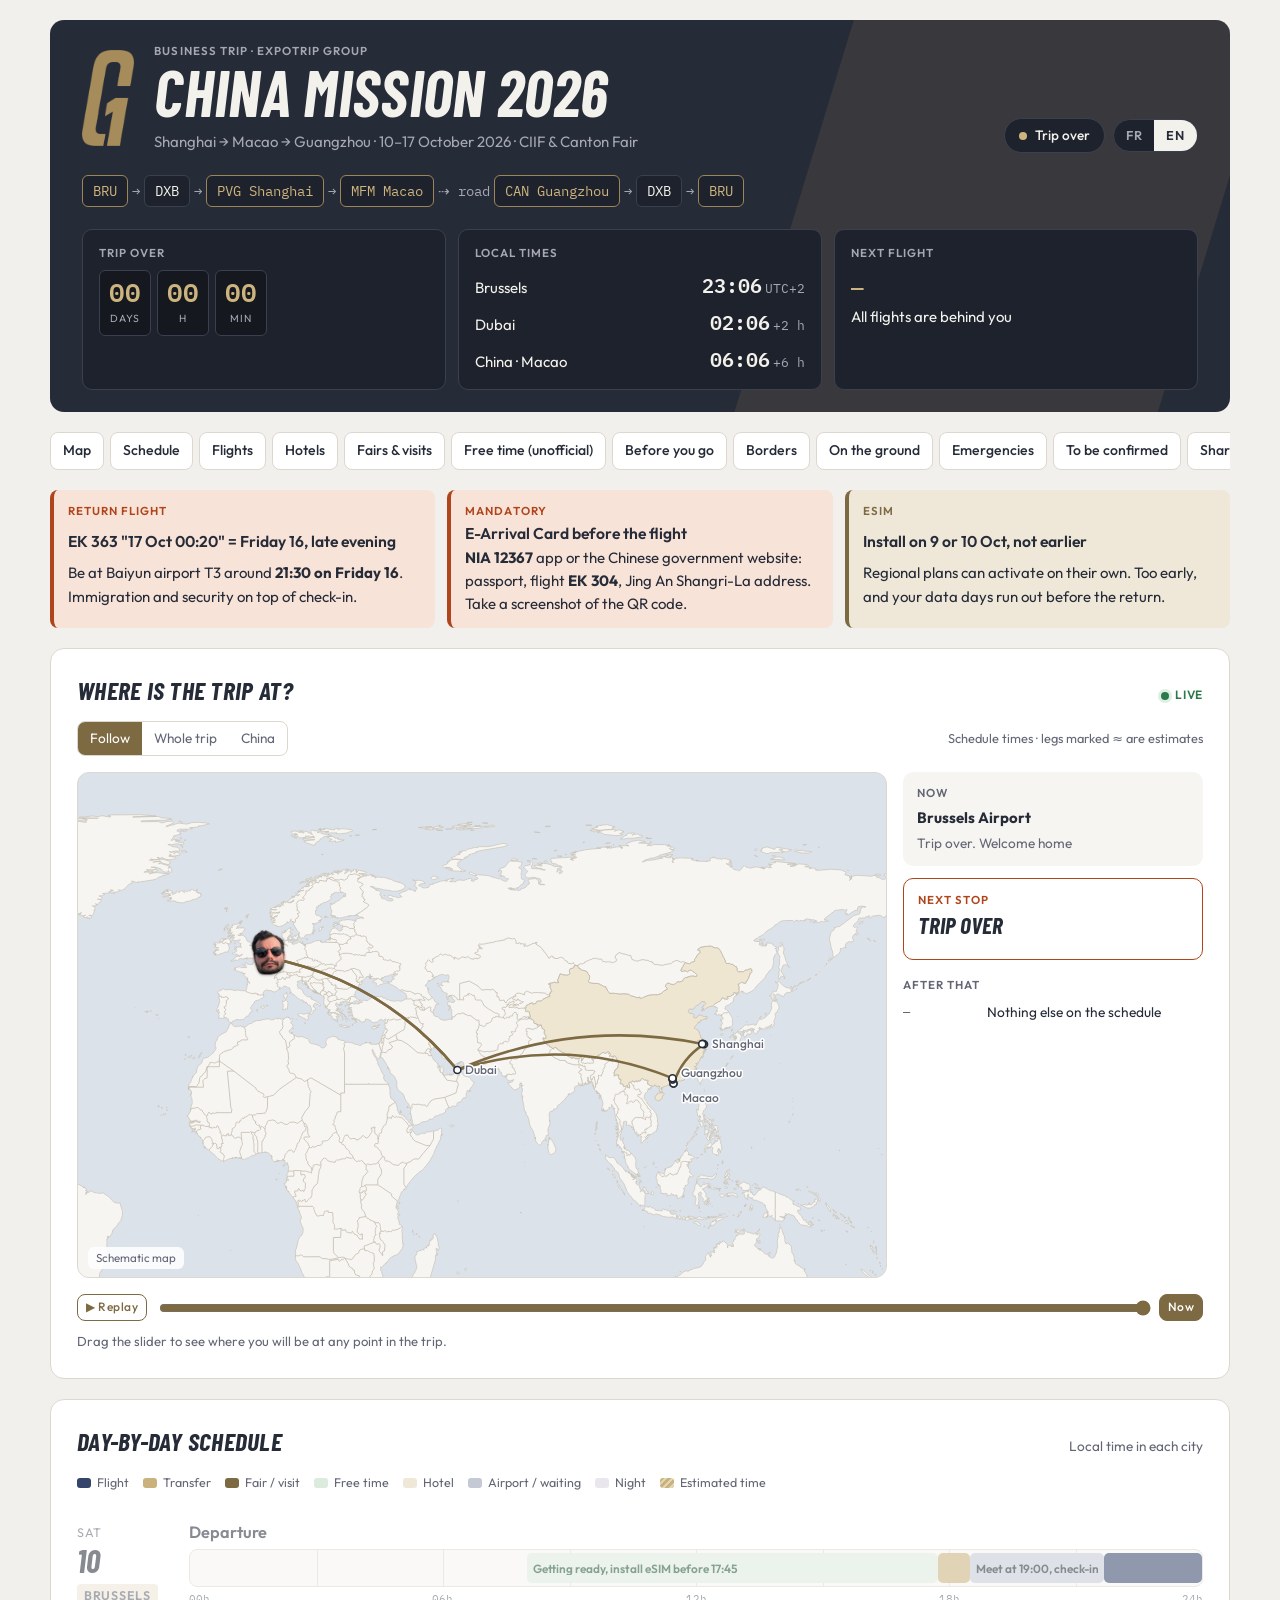
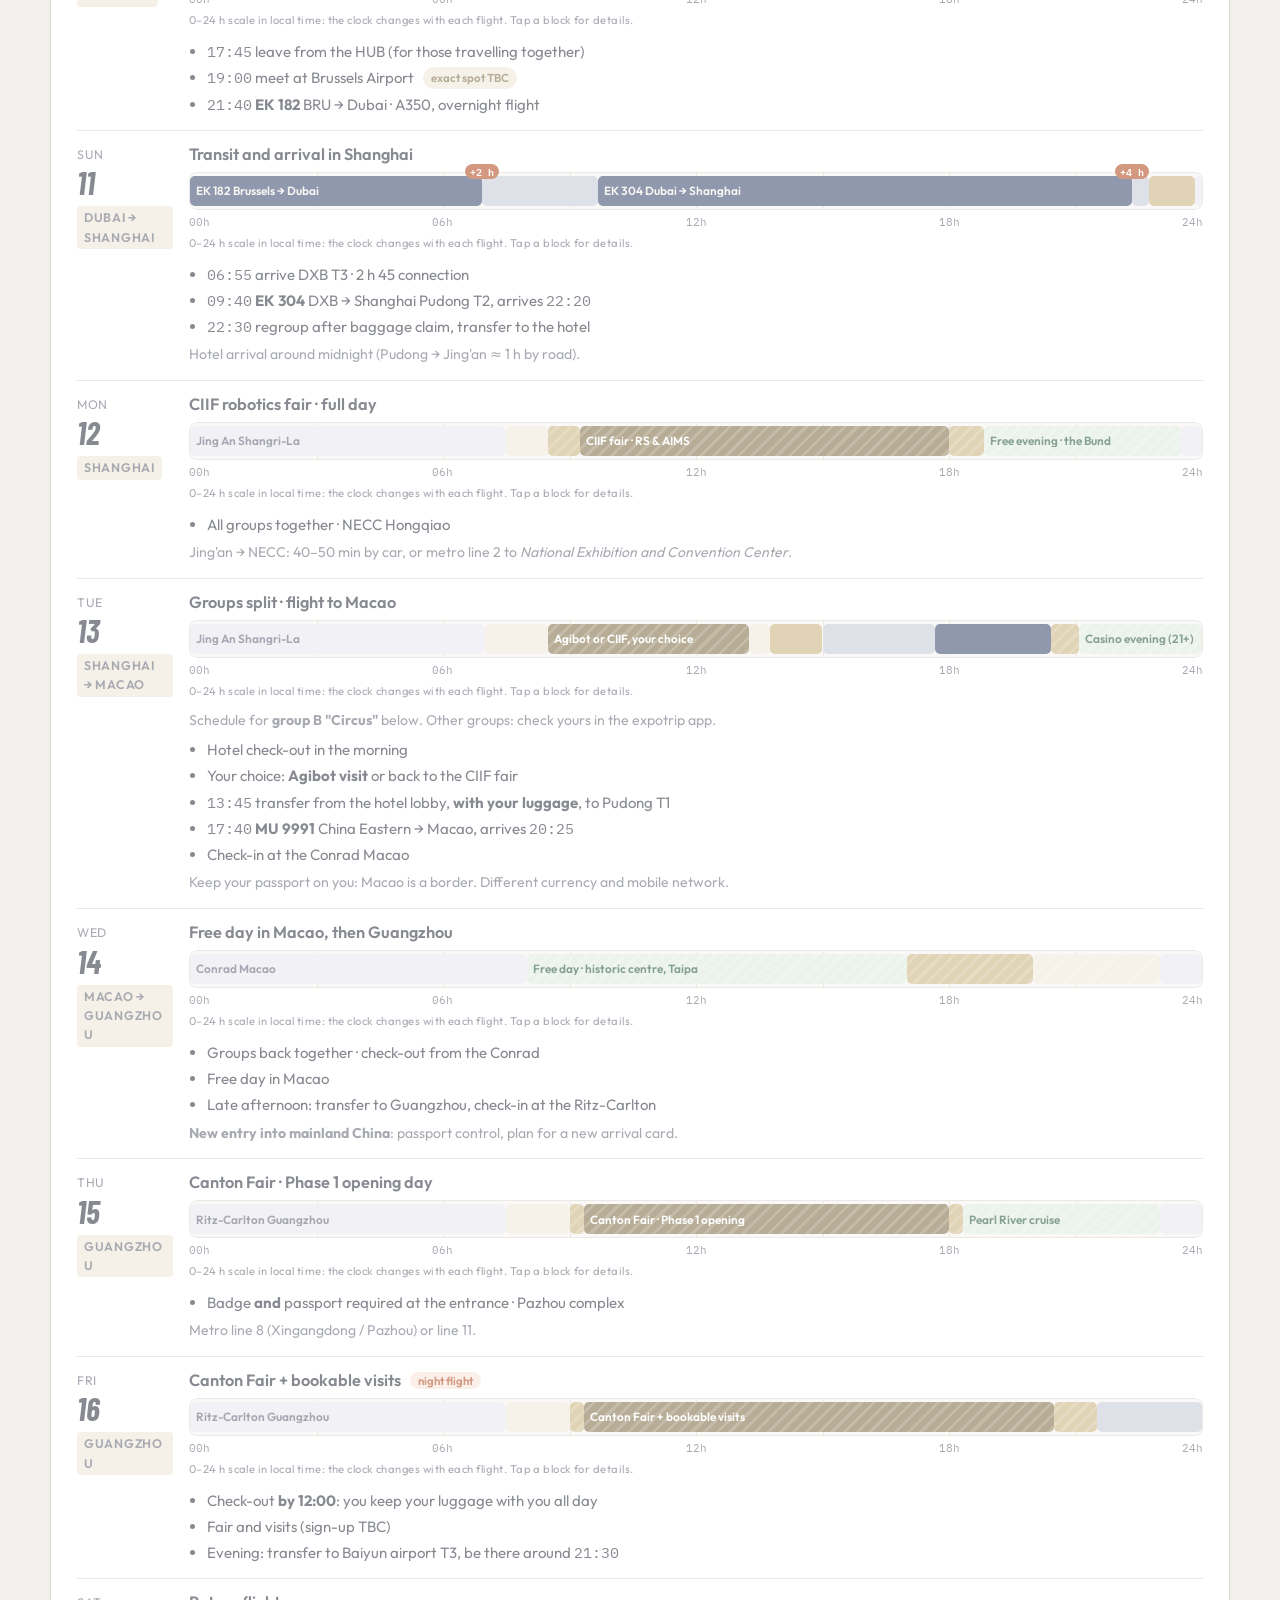
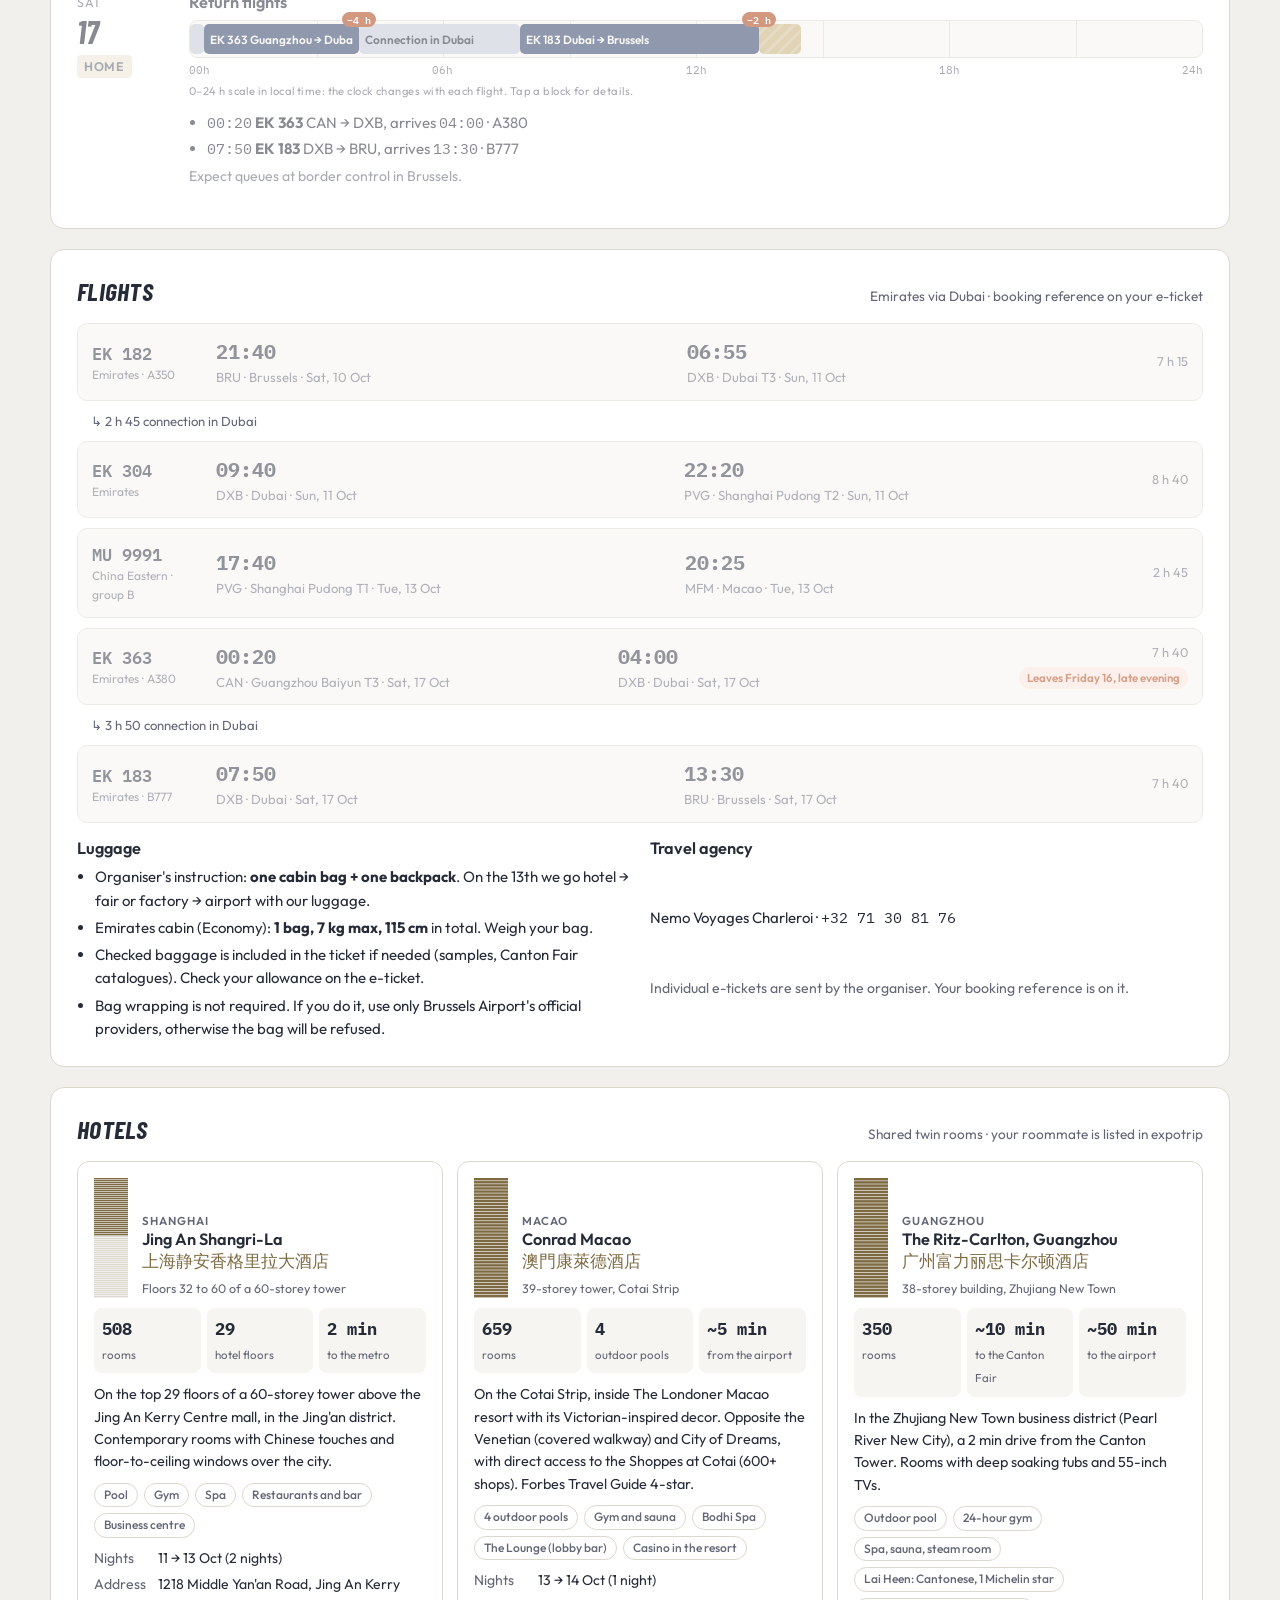
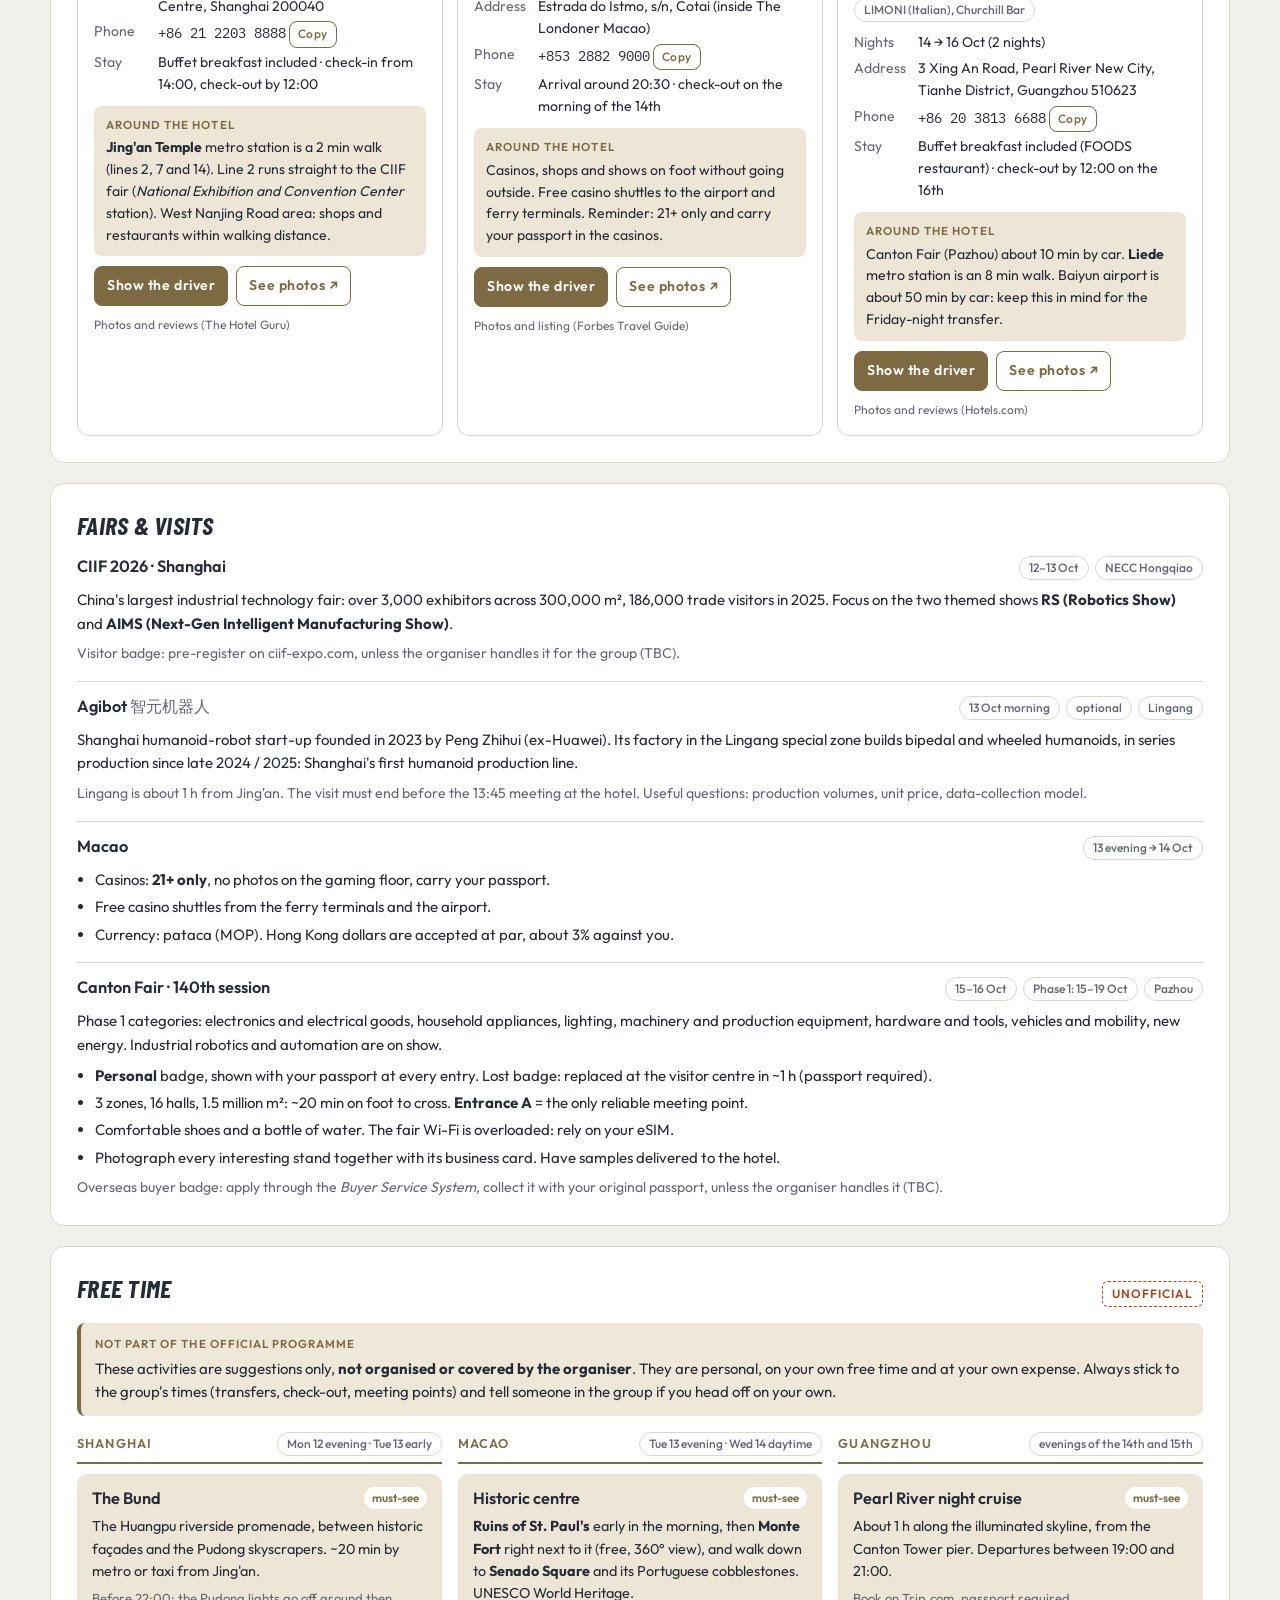
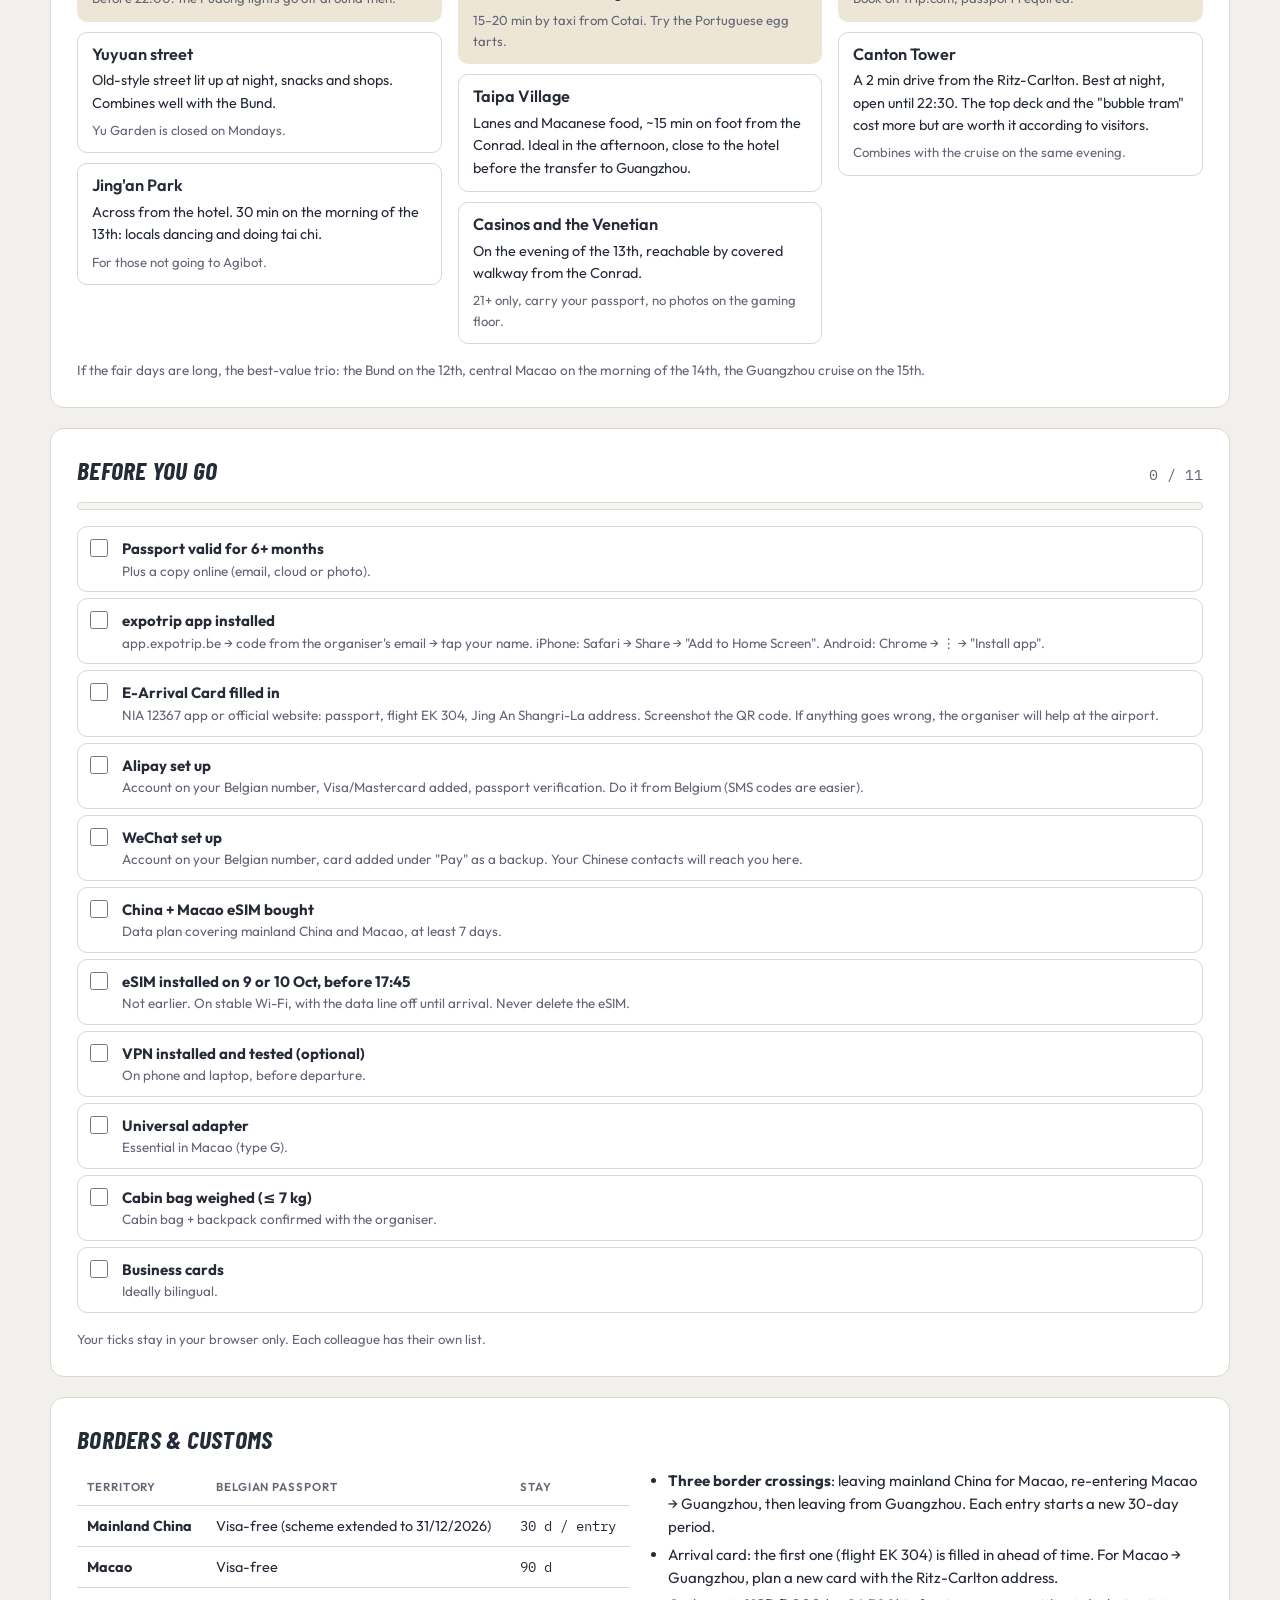
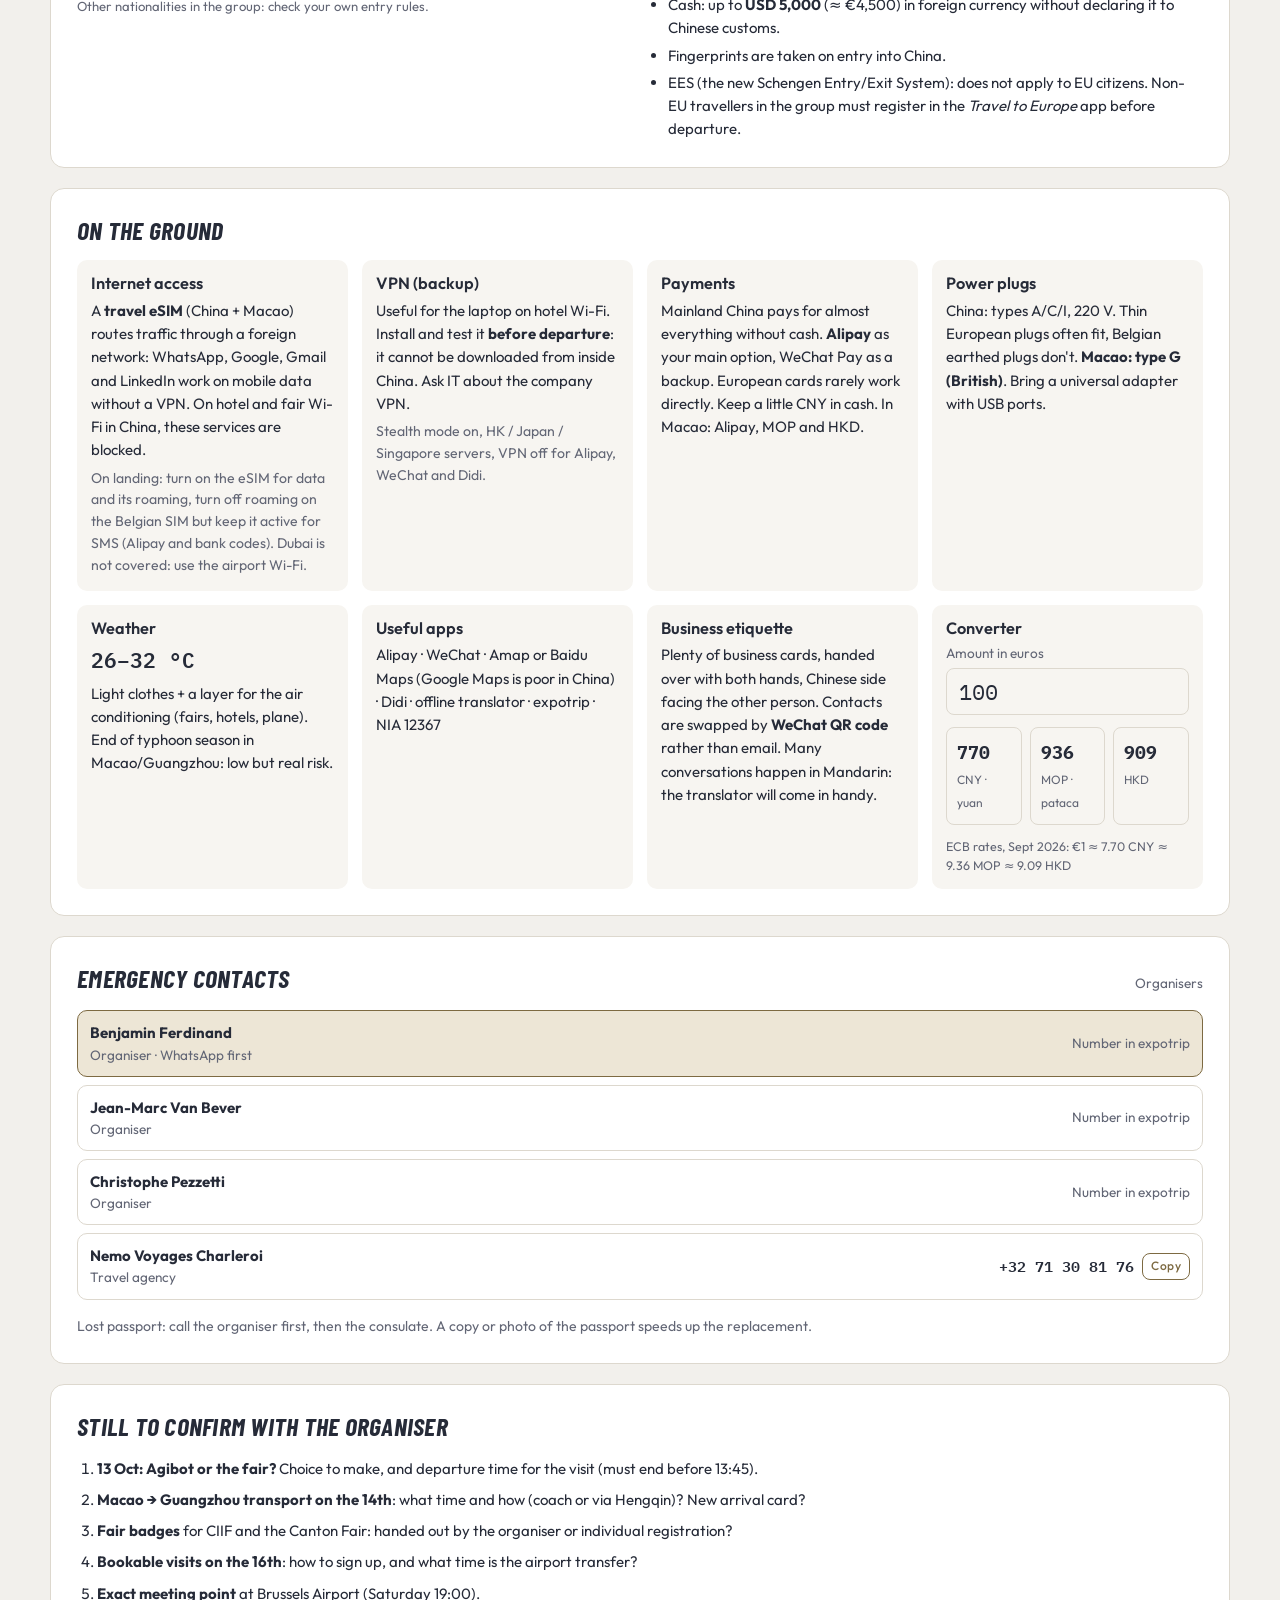
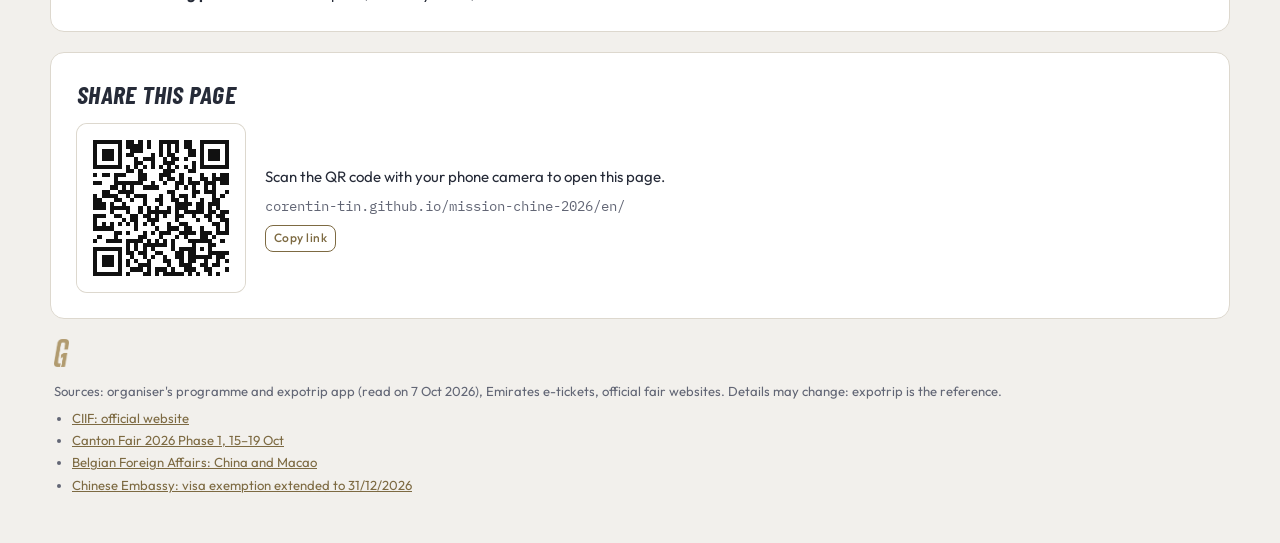
<file: en/index.html>
<!doctype html>
<html lang="en">
<head>
<meta charset="utf-8">
<meta name="viewport" content="width=device-width,initial-scale=1,viewport-fit=cover">
<title>China Mission 2026</title>
<meta name="description" content="Schedule, flights, hotels and practical info for the China business trip, 10–17 October 2026.">
<link rel="alternate" hreflang="fr" href="https://corentin-tin.github.io/mission-chine-2026/">
<link rel="alternate" hreflang="en" href="https://corentin-tin.github.io/mission-chine-2026/en/">
<link rel="icon" type="image/png" sizes="32x32" href="../assets/favicon-32.png">
<link rel="icon" type="image/png" sizes="48x48" href="../assets/favicon-48.png">
<link rel="apple-touch-icon" href="../assets/apple-touch-icon.png">
<meta name="theme-color" content="#E21F10">
<link rel="preconnect" href="https://fonts.googleapis.com">
<link rel="stylesheet" href="https://fonts.googleapis.com/css2?family=Barlow+Condensed:ital,wght@0,600;0,700;1,600;1,700&family=Outfit:wght@400;500;600;700&family=IBM+Plex+Mono:wght@400;500;600&display=swap">
<link rel="stylesheet" href="../assets/css/style.css">
</head>
<body>

<div class="wrap">

  <!-- ===== Board ===== -->
  <header class="board" aria-label="Trip summary">
    <div class="board-top">
      <div class="brand">
        <img class="brand-logo" src="../assets/logo-g.png" alt="" width="131" height="240">
        <div>
          <div class="label" style="color:var(--board-muted)">Business trip · expotrip group</div>
          <h1>China Mission 2026</h1>
          <p class="sub">Shanghai → Macao → Guangzhou · 10–17 October 2026 · CIIF &amp; Canton Fair</p>
        </div>
      </div>
      <div class="board-meta">
        <div class="status" id="status"><i></i><span id="statusText">—</span></div>
        <nav class="lang" aria-label="Language"><a href="../" hreflang="fr" lang="fr">FR</a><span aria-current="page">EN</span></nav>
      </div>
    </div>
    <div class="route" aria-label="Flight route">
      <span class="stop key">BRU</span><span class="arr">→</span>
      <span class="stop">DXB</span><span class="arr">→</span>
      <span class="stop key">PVG Shanghai</span><span class="arr">→</span>
      <span class="stop key">MFM Macao</span><span class="arr">⇢ road</span>
      <span class="stop key">CAN Guangzhou</span><span class="arr">→</span>
      <span class="stop">DXB</span><span class="arr">→</span>
      <span class="stop key">BRU</span>
    </div>
    <div class="board-grid">
      <div class="cell">
        <div class="label" id="cdLabel">EK 182 takes off in</div>
        <div class="digits" id="cd">
          <div><b id="cdD">--</b><span>days</span></div>
          <div><b id="cdH">--</b><span>h</span></div>
          <div><b id="cdM">--</b><span>min</span></div>
        </div>
      </div>
      <div class="cell">
        <div class="label">Local times</div>
        <div class="clocks">
          <div class="clock"><span>Brussels</span><span><span class="t" id="clkBru">--:--</span> <small>UTC+2</small></span></div>
          <div class="clock"><span>Dubai</span><span><span class="t" id="clkDxb">--:--</span> <small>+2 h</small></span></div>
          <div class="clock"><span>China · Macao</span><span><span class="t" id="clkCn">--:--</span> <small>+6 h</small></span></div>
        </div>
      </div>
      <div class="cell">
        <div class="label">Next flight</div>
        <div class="next" id="nextFlight"></div>
      </div>
    </div>
  </header>

  <nav class="tabs" aria-label="Sections">
    <ul>
      <li><a href="#carte">Map</a></li>
      <li><a href="#programme">Schedule</a></li>
      <li><a href="#vols">Flights</a></li>
      <li><a href="#hotels">Hotels</a></li>
      <li><a href="#visites">Fairs &amp; visits</a></li>
      <li><a href="#libre">Free time (unofficial)</a></li>
      <li><a href="#checklist">Before you go</a></li>
      <li><a href="#frontieres">Borders</a></li>
      <li><a href="#kit">On the ground</a></li>
      <li><a href="#contacts">Emergencies</a></li>
      <li><a href="#confirmer">To be confirmed</a></li>
      <li><a href="#partager">Share</a></li>
    </ul>
  </nav>

  <!-- ===== Alerts ===== -->
  <div class="alerts">
    <div class="alert">
      <span class="label">Return flight</span>
      <h3>EK 363 "17 Oct 00:20" = Friday 16, late evening</h3>
      <p>Be at Baiyun airport T3 around <b>21:30 on Friday 16</b>. Immigration and security on top of check-in.</p>
    </div>
    <div class="alert">
      <span class="label">Mandatory</span>
      <h3>E-Arrival Card before the flight</h3>
      <p><b>NIA 12367</b> app or the Chinese government website: passport, flight <b>EK 304</b>, Jing An Shangri-La address. Take a screenshot of the QR code.</p>
    </div>
    <div class="alert info">
      <span class="label">eSIM</span>
      <h3>Install on 9 or 10 Oct, not earlier</h3>
      <p>Regional plans can activate on their own. Too early, and your data days run out before the return.</p>
    </div>
  </div>

  <!-- ===== Map ===== -->
  <section id="carte" aria-label="Trip map">
    <div class="sec-head">
      <h2>Where is the trip at?</h2>
      <span class="live-pill" id="mLive"><i></i><span id="mLiveTxt">Live</span></span>
    </div>
    <div class="map-tools">
      <div class="seg" role="group" aria-label="Map framing">
        <button type="button" id="vFollow" aria-pressed="true">Follow</button>
        <button type="button" id="vWorld" aria-pressed="false">Whole trip</button>
        <button type="button" id="vChina" aria-pressed="false">China</button>
      </div>
      <span class="muted" style="font-size:.8rem">Schedule times · legs marked ≈ are estimates</span>
    </div>
    <div class="map-layout">
      <div class="map-box" id="mapBox">
        <svg id="mapSvg" viewBox="0 0 1250 570" preserveAspectRatio="xMidYMid meet" role="img" aria-label="Route map showing the current position and the next stop">
          <defs>
            <filter id="hShadow" x="-30%" y="-30%" width="160%" height="160%"><feDropShadow dx="0" dy="1.5" stdDeviation="2" flood-color="#000" flood-opacity=".35"/></filter>
          </defs>
          <g id="gGeo">
            <path class="land" id="geoLand"/>
            <path class="land-cn" id="geoCn"/>
            <path class="borders" id="geoBorders"/>
          </g>
          <g id="gRoutes"></g>
          <g id="gPins"></g>
          <g id="gArrow"></g>
          <g id="gHead"><g id="gFlag" visibility="hidden"><line id="flagPole" class="flag-pole"/><path id="flagCloth" class="flag-cloth"/><g id="flagStars"></g></g><g id="headInner"><image id="headImg" href="../assets/img/head.png" preserveAspectRatio="xMidYMid meet"/></g></g>
        </svg>
        <canvas id="fxCanvas" aria-hidden="true"></canvas>
        <div class="map-legend">Schematic map</div>
      </div>
      <div class="side">
        <div class="now"><span class="label">Now</span><b id="mNow">—</b><span class="muted" id="mNowSub" style="font-size:.85rem"></span></div>
        <div class="nxt"><span class="label">Next stop</span><span class="big" id="mNext">—</span><span id="mNextSub" style="font-size:.88rem"></span><span class="cd" id="mNextCd"></span></div>
        <div><span class="label">After that</span><ol id="mLater"></ol></div>
      </div>
    </div>
    <div class="scrub">
      <button type="button" class="btn ghost sm" id="mPlay" aria-label="Play through the schedule">▶ Replay</button>
      <input type="range" id="mTime" min="0" max="10000" step="1" value="0" aria-label="Move through time">
      <button type="button" class="btn sm" id="mNowBtn">Now</button>
    </div>
    <p class="muted" style="font-size:.82rem;margin-top:-6px">Drag the slider to see where you will be at any point in the trip. <span class="when mono" id="mWhen"></span></p>
  </section>

  <!-- ===== Schedule ===== -->
  <section id="programme">
    <div class="sec-head">
      <h2>Day-by-day schedule</h2>
      <span class="muted" style="font-size:.85rem">Local time in each city</span>
    </div>
    <div class="days" id="days">
      <div class="day" data-date="2026-10-10">
        <div class="when"><span>Sat</span><b>10</b><span class="city">Brussels</span></div>
        <div class="body">
          <h3>Departure</h3>
          <ul>
            <li><span class="mono">17:45</span> leave from the HUB (for those travelling together)</li>
            <li><span class="mono">19:00</span> meet at Brussels Airport <span class="tag">exact spot TBC</span></li>
            <li><span class="mono">21:40</span> <b>EK 182</b> BRU → Dubai · A350, overnight flight</li>
          </ul>
        </div>
      </div>
      <div class="day" data-date="2026-10-11">
        <div class="when"><span>Sun</span><b>11</b><span class="city">Dubai → Shanghai</span></div>
        <div class="body">
          <h3>Transit and arrival in Shanghai</h3>
          <ul>
            <li><span class="mono">06:55</span> arrive DXB T3 · 2 h 45 connection</li>
            <li><span class="mono">09:40</span> <b>EK 304</b> DXB → Shanghai Pudong T2, arrives <span class="mono">22:20</span></li>
            <li><span class="mono">22:30</span> regroup after baggage claim, transfer to the hotel</li>
          </ul>
          <p class="note">Hotel arrival around midnight (Pudong → Jing'an ≈ 1 h by road).</p>
        </div>
      </div>
      <div class="day" data-date="2026-10-12">
        <div class="when"><span>Mon</span><b>12</b><span class="city">Shanghai</span></div>
        <div class="body">
          <h3>CIIF robotics fair · full day</h3>
          <ul><li>All groups together · NECC Hongqiao</li></ul>
          <p class="note">Jing'an → NECC: 40–50 min by car, or metro line 2 to <i>National Exhibition and Convention Center</i>.</p>
        </div>
      </div>
      <div class="day" data-date="2026-10-13">
        <div class="when"><span>Tue</span><b>13</b><span class="city">Shanghai → Macao</span></div>
        <div class="body">
          <h3>Groups split · flight to Macao</h3>
          <p class="note">Schedule for <b>group B "Circus"</b> below. Other groups: check yours in the expotrip app.</p>
          <ul>
            <li>Hotel check-out in the morning</li>
            <li>Your choice: <b>Agibot visit</b> or back to the CIIF fair</li>
            <li><span class="mono">13:45</span> transfer from the hotel lobby, <b>with your luggage</b>, to Pudong T1</li>
            <li><span class="mono">17:40</span> <b>MU 9991</b> China Eastern → Macao, arrives <span class="mono">20:25</span></li>
            <li>Check-in at the Conrad Macao</li>
          </ul>
          <p class="note">Keep your passport on you: Macao is a border. Different currency and mobile network.</p>
        </div>
      </div>
      <div class="day" data-date="2026-10-14">
        <div class="when"><span>Wed</span><b>14</b><span class="city">Macao → Guangzhou</span></div>
        <div class="body">
          <h3>Free day in Macao, then Guangzhou</h3>
          <ul>
            <li>Groups back together · check-out from the Conrad</li>
            <li>Free day in Macao</li>
            <li>Late afternoon: transfer to Guangzhou, check-in at the Ritz-Carlton</li>
          </ul>
          <p class="note"><b>New entry into mainland China</b>: passport control, plan for a new arrival card.</p>
        </div>
      </div>
      <div class="day" data-date="2026-10-15">
        <div class="when"><span>Thu</span><b>15</b><span class="city">Guangzhou</span></div>
        <div class="body">
          <h3>Canton Fair · Phase 1 opening day</h3>
          <ul><li>Badge <b>and</b> passport required at the entrance · Pazhou complex</li></ul>
          <p class="note">Metro line 8 (Xingangdong / Pazhou) or line 11.</p>
        </div>
      </div>
      <div class="day" data-date="2026-10-16">
        <div class="when"><span>Fri</span><b>16</b><span class="city">Guangzhou</span></div>
        <div class="body">
          <h3>Canton Fair + bookable visits <span class="tag w">night flight</span></h3>
          <ul>
            <li>Check-out <b>by 12:00</b>: you keep your luggage with you all day</li>
            <li>Fair and visits (sign-up TBC)</li>
            <li>Evening: transfer to Baiyun airport T3, be there around <span class="mono">21:30</span></li>
          </ul>
        </div>
      </div>
      <div class="day" data-date="2026-10-17">
        <div class="when"><span>Sat</span><b>17</b><span class="city">Home</span></div>
        <div class="body">
          <h3>Return flights</h3>
          <ul>
            <li><span class="mono">00:20</span> <b>EK 363</b> CAN → DXB, arrives <span class="mono">04:00</span> · A380</li>
            <li><span class="mono">07:50</span> <b>EK 183</b> DXB → BRU, arrives <span class="mono">13:30</span> · B777</li>
          </ul>
          <p class="note">Expect queues at border control in Brussels.</p>
        </div>
      </div>
    </div>
  </section>

  <!-- ===== Flights ===== -->
  <section id="vols">
    <div class="sec-head">
      <h2>Flights</h2>
      <span class="muted" style="font-size:.85rem">Emirates via Dubai · booking reference on your e-ticket</span>
    </div>
    <div class="flights" id="flights"></div>
    <div class="cols">
      <div style="display:grid;gap:8px">
        <h3>Luggage</h3>
        <ul class="tips">
          <li>Organiser's instruction: <b>one cabin bag + one backpack</b>. On the 13th we go hotel → fair or factory → airport with our luggage.</li>
          <li>Emirates cabin (Economy): <b>1 bag, 7 kg max, 115 cm</b> in total. Weigh your bag.</li>
          <li>Checked baggage is included in the ticket if needed (samples, Canton Fair catalogues). Check your allowance on the e-ticket.</li>
          <li>Bag wrapping is not required. If you do it, use only Brussels Airport's official providers, otherwise the bag will be refused.</li>
        </ul>
      </div>
      <div style="display:grid;gap:8px">
        <h3>Travel agency</h3>
        <p>Nemo Voyages Charleroi · <span class="mono">+32 71 30 81 76</span></p>
        <p class="muted" style="font-size:.88rem">Individual e-tickets are sent by the organiser. Your booking reference is on it.</p>
      </div>
    </div>
  </section>

  <!-- ===== Hotels ===== -->
  <section id="hotels">
    <div class="sec-head">
      <h2>Hotels</h2>
      <span class="muted" style="font-size:.85rem">Shared twin rooms · your roommate is listed in expotrip</span>
    </div>
    <div class="hotels" id="hotelList"></div>
  </section>

  <!-- ===== Visits ===== -->
  <section id="visites">
    <h2>Fairs &amp; visits</h2>
    <div class="visit">
      <div class="sec-head"><h3>CIIF 2026 · Shanghai</h3><div class="meta"><span class="chip">12–13 Oct</span><span class="chip">NECC Hongqiao</span></div></div>
      <p>China's largest industrial technology fair: over 3,000 exhibitors across 300,000 m², 186,000 trade visitors in 2025. Focus on the two themed shows <b>RS (Robotics Show)</b> and <b>AIMS (Next-Gen Intelligent Manufacturing Show)</b>.</p>
      <p class="muted" style="font-size:.88rem">Visitor badge: pre-register on ciif-expo.com, unless the organiser handles it for the group (TBC).</p>
    </div>
    <div class="visit">
      <div class="sec-head"><h3>Agibot <span class="cjk muted" style="font-weight:400">智元机器人</span></h3><div class="meta"><span class="chip">13 Oct morning</span><span class="chip">optional</span><span class="chip">Lingang</span></div></div>
      <p>Shanghai humanoid-robot start-up founded in 2023 by Peng Zhihui (ex-Huawei). Its factory in the Lingang special zone builds bipedal and wheeled humanoids, in series production since late 2024 / 2025: Shanghai's first humanoid production line.</p>
      <p class="muted" style="font-size:.88rem">Lingang is about 1 h from Jing'an. The visit must end before the 13:45 meeting at the hotel. Useful questions: production volumes, unit price, data-collection model.</p>
    </div>
    <div class="visit">
      <div class="sec-head"><h3>Macao</h3><div class="meta"><span class="chip">13 evening → 14 Oct</span></div></div>
      <ul class="tips">
        <li>Casinos: <b>21+ only</b>, no photos on the gaming floor, carry your passport.</li>
        <li>Free casino shuttles from the ferry terminals and the airport.</li>
        <li>Currency: pataca (MOP). Hong Kong dollars are accepted at par, about 3% against you.</li>
      </ul>
    </div>
    <div class="visit">
      <div class="sec-head"><h3>Canton Fair · 140th session</h3><div class="meta"><span class="chip">15–16 Oct</span><span class="chip">Phase 1: 15–19 Oct</span><span class="chip">Pazhou</span></div></div>
      <p>Phase 1 categories: electronics and electrical goods, household appliances, lighting, machinery and production equipment, hardware and tools, vehicles and mobility, new energy. Industrial robotics and automation are on show.</p>
      <ul class="tips">
        <li><b>Personal</b> badge, shown with your passport at every entry. Lost badge: replaced at the visitor centre in ~1 h (passport required).</li>
        <li>3 zones, 16 halls, 1.5 million m²: ~20 min on foot to cross. <b>Entrance A</b> = the only reliable meeting point.</li>
        <li>Comfortable shoes and a bottle of water. The fair Wi-Fi is overloaded: rely on your eSIM.</li>
        <li>Photograph every interesting stand together with its business card. Have samples delivered to the hotel.</li>
      </ul>
      <p class="muted" style="font-size:.88rem">Overseas buyer badge: apply through the <i>Buyer Service System</i>, collect it with your original passport, unless the organiser handles it (TBC).</p>
    </div>
  </section>

  <!-- ===== Free time ===== -->
  <section id="libre">
    <div class="sec-head">
      <h2>Free time</h2>
      <span class="off-badge">Unofficial</span>
    </div>
    <div class="alert info">
      <span class="label">Not part of the official programme</span>
      <p>These activities are suggestions only, <b>not organised or covered by the organiser</b>. They are personal, on your own free time and at your own expense. Always stick to the group's times (transfers, check-out, meeting points) and tell someone in the group if you head off on your own.</p>
    </div>
    <div class="free">
      <div class="free-city">
        <div class="free-head"><span class="label">Shanghai</span><span class="chip">Mon 12 evening · Tue 13 early</span></div>
        <div class="spot top">
          <div class="spot-t"><h3>The Bund</h3><span class="tag">must-see</span></div>
          <p>The Huangpu riverside promenade, between historic façades and the Pudong skyscrapers. ~20 min by metro or taxi from Jing'an.</p>
          <p class="hint">Before 22:00: the Pudong lights go off around then.</p>
        </div>
        <div class="spot">
          <div class="spot-t"><h3>Yuyuan street</h3></div>
          <p>Old-style street lit up at night, snacks and shops. Combines well with the Bund.</p>
          <p class="hint">Yu Garden is closed on Mondays.</p>
        </div>
        <div class="spot">
          <div class="spot-t"><h3>Jing'an Park</h3></div>
          <p>Across from the hotel. 30 min on the morning of the 13th: locals dancing and doing tai chi.</p>
          <p class="hint">For those not going to Agibot.</p>
        </div>
      </div>
      <div class="free-city">
        <div class="free-head"><span class="label">Macao</span><span class="chip">Tue 13 evening · Wed 14 daytime</span></div>
        <div class="spot top">
          <div class="spot-t"><h3>Historic centre</h3><span class="tag">must-see</span></div>
          <p><b>Ruins of St. Paul's</b> early in the morning, then <b>Monte Fort</b> right next to it (free, 360° view), and walk down to <b>Senado Square</b> and its Portuguese cobblestones. UNESCO World Heritage.</p>
          <p class="hint">15–20 min by taxi from Cotai. Try the Portuguese egg tarts.</p>
        </div>
        <div class="spot">
          <div class="spot-t"><h3>Taipa Village</h3></div>
          <p>Lanes and Macanese food, ~15 min on foot from the Conrad. Ideal in the afternoon, close to the hotel before the transfer to Guangzhou.</p>
        </div>
        <div class="spot">
          <div class="spot-t"><h3>Casinos and the Venetian</h3></div>
          <p>On the evening of the 13th, reachable by covered walkway from the Conrad.</p>
          <p class="hint">21+ only, carry your passport, no photos on the gaming floor.</p>
        </div>
      </div>
      <div class="free-city">
        <div class="free-head"><span class="label">Guangzhou</span><span class="chip">evenings of the 14th and 15th</span></div>
        <div class="spot top">
          <div class="spot-t"><h3>Pearl River night cruise</h3><span class="tag">must-see</span></div>
          <p>About 1 h along the illuminated skyline, from the Canton Tower pier. Departures between 19:00 and 21:00.</p>
          <p class="hint">Book on Trip.com, passport required.</p>
        </div>
        <div class="spot">
          <div class="spot-t"><h3>Canton Tower</h3></div>
          <p>A 2 min drive from the Ritz-Carlton. Best at night, open until 22:30. The top deck and the "bubble tram" cost more but are worth it according to visitors.</p>
          <p class="hint">Combines with the cruise on the same evening.</p>
        </div>
      </div>
    </div>
    <p class="muted" style="font-size:.85rem">If the fair days are long, the best-value trio: the Bund on the 12th, central Macao on the morning of the 14th, the Guangzhou cruise on the 15th.</p>
  </section>

  <!-- ===== Checklist ===== -->
  <section id="checklist">
    <div class="sec-head">
      <h2>Before you go</h2>
      <span class="mono muted" id="checkCount">0 / 0</span>
    </div>
    <div class="prog" aria-hidden="true"><i id="checkBar"></i></div>
    <div class="checks" id="checks"></div>
    <p class="muted" style="font-size:.82rem">Your ticks stay in your browser only. Each colleague has their own list.</p>
  </section>

  <!-- ===== Borders ===== -->
  <section id="frontieres">
    <h2>Borders &amp; customs</h2>
    <div class="cols">
      <div class="tbl">
        <table>
          <thead><tr><th>Territory</th><th>Belgian passport</th><th>Stay</th></tr></thead>
          <tbody>
            <tr><td><b>Mainland China</b></td><td>Visa-free (scheme extended to 31/12/2026)</td><td class="mono">30 d / entry</td></tr>
            <tr><td><b>Macao</b></td><td>Visa-free</td><td class="mono">90 d</td></tr>
          </tbody>
        </table>
        <p class="muted" style="font-size:.82rem;margin-top:8px">Other nationalities in the group: check your own entry rules.</p>
      </div>
      <ul class="tips">
        <li><b>Three border crossings</b>: leaving mainland China for Macao, re-entering Macao → Guangzhou, then leaving from Guangzhou. Each entry starts a new 30-day period.</li>
        <li>Arrival card: the first one (flight EK 304) is filled in ahead of time. For Macao → Guangzhou, plan a new card with the Ritz-Carlton address.</li>
        <li>Cash: up to <b>USD 5,000</b> (≈ €4,500) in foreign currency without declaring it to Chinese customs.</li>
        <li>Fingerprints are taken on entry into China.</li>
        <li>EES (the new Schengen Entry/Exit System): does not apply to EU citizens. Non-EU travellers in the group must register in the <i>Travel to Europe</i> app before departure.</li>
      </ul>
    </div>
  </section>

  <!-- ===== Kit ===== -->
  <section id="kit">
    <h2>On the ground</h2>
    <div class="kit">
      <div>
        <h3>Internet access</h3>
        <p>A <b>travel eSIM</b> (China + Macao) routes traffic through a foreign network: WhatsApp, Google, Gmail and LinkedIn work on mobile data without a VPN. On hotel and fair Wi-Fi in China, these services are blocked.</p>
        <p class="muted" style="font-size:.88rem">On landing: turn on the eSIM for data and its roaming, turn off roaming on the Belgian SIM but keep it active for SMS (Alipay and bank codes). Dubai is not covered: use the airport Wi-Fi.</p>
      </div>
      <div>
        <h3>VPN (backup)</h3>
        <p>Useful for the laptop on hotel Wi-Fi. Install and test it <b>before departure</b>: it cannot be downloaded from inside China. Ask IT about the company VPN.</p>
        <p class="muted" style="font-size:.88rem">Stealth mode on, HK / Japan / Singapore servers, VPN off for Alipay, WeChat and Didi.</p>
      </div>
      <div>
        <h3>Payments</h3>
        <p>Mainland China pays for almost everything without cash. <b>Alipay</b> as your main option, WeChat Pay as a backup. European cards rarely work directly. Keep a little CNY in cash. In Macao: Alipay, MOP and HKD.</p>
      </div>
      <div>
        <h3>Power plugs</h3>
        <p>China: types A/C/I, 220 V. Thin European plugs often fit, Belgian earthed plugs don't. <b>Macao: type G (British)</b>. Bring a universal adapter with USB ports.</p>
      </div>
      <div>
        <h3>Weather</h3>
        <p><span class="mono" style="font-size:1.3rem;font-weight:600">26–32 °C</span></p>
        <p>Light clothes + a layer for the air conditioning (fairs, hotels, plane). End of typhoon season in Macao/Guangzhou: low but real risk.</p>
      </div>
      <div>
        <h3>Useful apps</h3>
        <p>Alipay · WeChat · Amap or Baidu Maps (Google Maps is poor in China) · Didi · offline translator · expotrip · NIA 12367</p>
      </div>
      <div>
        <h3>Business etiquette</h3>
        <p>Plenty of business cards, handed over with both hands, Chinese side facing the other person. Contacts are swapped by <b>WeChat QR code</b> rather than email. Many conversations happen in Mandarin: the translator will come in handy.</p>
      </div>
      <div>
        <h3>Converter</h3>
        <div class="conv">
          <label for="eurIn">Amount in euros
            <input id="eurIn" type="number" inputmode="decimal" min="0" step="1" value="100">
          </label>
          <div class="rates">
            <div class="rate"><b id="rCny">770</b><span>CNY · yuan</span></div>
            <div class="rate"><b id="rMop">936</b><span>MOP · pataca</span></div>
            <div class="rate"><b id="rHkd">909</b><span>HKD</span></div>
          </div>
          <p class="muted" style="font-size:.78rem">ECB rates, Sept 2026: €1 ≈ 7.70 CNY ≈ 9.36 MOP ≈ 9.09 HKD</p>
        </div>
      </div>
    </div>
  </section>

  <!-- ===== Contacts ===== -->
  <section id="contacts">
    <div class="sec-head"><h2>Emergency contacts</h2><span class="muted" style="font-size:.85rem">Organisers</span></div>
    <div class="contacts" id="contactList"></div>
    <p class="muted" style="font-size:.88rem">Lost passport: call the organiser first, then the consulate. A copy or photo of the passport speeds up the replacement.</p>
  </section>

  <!-- ===== To be confirmed ===== -->
  <section id="confirmer">
    <h2>Still to confirm with the organiser</h2>
    <ol class="todo">
      <li><b>13 Oct: Agibot or the fair?</b> Choice to make, and departure time for the visit (must end before 13:45).</li>
      <li><b>Macao → Guangzhou transport on the 14th</b>: what time and how (coach or via Hengqin)? New arrival card?</li>
      <li><b>Fair badges</b> for CIIF and the Canton Fair: handed out by the organiser or individual registration?</li>
      <li><b>Bookable visits on the 16th</b>: how to sign up, and what time is the airport transfer?</li>
      <li><b>Exact meeting point</b> at Brussels Airport (Saturday 19:00).</li>
    </ol>
  </section>

  <!-- ===== Share ===== -->
  <section id="partager">
    <h2>Share this page</h2>
    <div class="share">
      <svg class="qr" viewBox="0 0 41 41" shape-rendering="crispEdges" role="img" aria-label="QR code → https://corentin-tin.github.io/mission-chine-2026/en/"><rect width="100%" height="100%" fill="#fff"/><path fill="#111" d="M4 4h7v1h-7zM12 4h2v1h-2zM15 4h1v1h-1zM17 4h1v1h-1zM20 4h5v1h-5zM26 4h2v1h-2zM30 4h7v1h-7zM4 5h1v1h-1zM10 5h1v1h-1zM12 5h4v1h-4zM17 5h1v1h-1zM20 5h1v1h-1zM22 5h1v1h-1zM24 5h1v1h-1zM26 5h2v1h-2zM30 5h1v1h-1zM36 5h1v1h-1zM4 6h1v1h-1zM6 6h3v1h-3zM10 6h1v1h-1zM13 6h3v1h-3zM20 6h1v1h-1zM22 6h1v1h-1zM24 6h1v1h-1zM27 6h2v1h-2zM30 6h1v1h-1zM32 6h3v1h-3zM36 6h1v1h-1zM4 7h1v1h-1zM6 7h3v1h-3zM10 7h1v1h-1zM12 7h2v1h-2zM18 7h1v1h-1zM20 7h1v1h-1zM22 7h2v1h-2zM27 7h2v1h-2zM30 7h1v1h-1zM32 7h3v1h-3zM36 7h1v1h-1zM4 8h1v1h-1zM6 8h3v1h-3zM10 8h1v1h-1zM14 8h1v1h-1zM16 8h3v1h-3zM21 8h1v1h-1zM23 8h2v1h-2zM26 8h1v1h-1zM30 8h1v1h-1zM32 8h3v1h-3zM36 8h1v1h-1zM4 9h1v1h-1zM10 9h1v1h-1zM14 9h2v1h-2zM18 9h1v1h-1zM21 9h3v1h-3zM28 9h1v1h-1zM30 9h1v1h-1zM36 9h1v1h-1zM4 10h7v1h-7zM12 10h1v1h-1zM14 10h1v1h-1zM16 10h1v1h-1zM18 10h1v1h-1zM20 10h1v1h-1zM22 10h1v1h-1zM24 10h1v1h-1zM26 10h1v1h-1zM28 10h1v1h-1zM30 10h7v1h-7zM12 11h2v1h-2zM15 11h1v1h-1zM21 11h3v1h-3zM27 11h2v1h-2zM4 12h1v1h-1zM6 12h2v1h-2zM9 12h3v1h-3zM15 12h2v1h-2zM20 12h3v1h-3zM25 12h1v1h-1zM30 12h1v1h-1zM33 12h1v1h-1zM35 12h2v1h-2zM9 13h1v1h-1zM15 13h2v1h-2zM20 13h1v1h-1zM22 13h2v1h-2zM25 13h1v1h-1zM27 13h1v1h-1zM30 13h2v1h-2zM33 13h4v1h-4zM4 14h2v1h-2zM9 14h7v1h-7zM18 14h1v1h-1zM21 14h1v1h-1zM24 14h2v1h-2zM27 14h3v1h-3zM31 14h3v1h-3zM35 14h2v1h-2zM8 15h2v1h-2zM11 15h1v1h-1zM13 15h1v1h-1zM16 15h4v1h-4zM24 15h1v1h-1zM26 15h1v1h-1zM28 15h1v1h-1zM31 15h1v1h-1zM33 15h1v1h-1zM6 16h2v1h-2zM10 16h4v1h-4zM22 16h2v1h-2zM28 16h2v1h-2zM31 16h3v1h-3zM36 16h1v1h-1zM4 17h1v1h-1zM6 17h4v1h-4zM12 17h1v1h-1zM14 17h3v1h-3zM20 17h1v1h-1zM23 17h1v1h-1zM25 17h2v1h-2zM28 17h1v1h-1zM33 17h1v1h-1zM35 17h1v1h-1zM4 18h2v1h-2zM9 18h2v1h-2zM13 18h1v1h-1zM16 18h1v1h-1zM19 18h2v1h-2zM23 18h2v1h-2zM26 18h1v1h-1zM30 18h1v1h-1zM33 18h2v1h-2zM4 19h3v1h-3zM8 19h1v1h-1zM11 19h1v1h-1zM16 19h1v1h-1zM20 19h1v1h-1zM24 19h4v1h-4zM29 19h2v1h-2zM32 19h3v1h-3zM4 20h3v1h-3zM8 20h5v1h-5zM15 20h1v1h-1zM17 20h1v1h-1zM19 20h1v1h-1zM22 20h1v1h-1zM24 20h3v1h-3zM29 20h2v1h-2zM32 20h1v1h-1zM34 20h1v1h-1zM8 21h1v1h-1zM12 21h1v1h-1zM15 21h1v1h-1zM17 21h6v1h-6zM24 21h1v1h-1zM26 21h5v1h-5zM32 21h2v1h-2zM35 21h2v1h-2zM4 22h3v1h-3zM9 22h2v1h-2zM13 22h2v1h-2zM16 22h2v1h-2zM19 22h1v1h-1zM21 22h1v1h-1zM24 22h2v1h-2zM28 22h1v1h-1zM31 22h2v1h-2zM34 22h2v1h-2zM4 23h1v1h-1zM11 23h1v1h-1zM13 23h2v1h-2zM17 23h3v1h-3zM24 23h1v1h-1zM29 23h1v1h-1zM32 23h1v1h-1zM35 23h2v1h-2zM4 24h1v1h-1zM6 24h1v1h-1zM8 24h1v1h-1zM10 24h1v1h-1zM12 24h1v1h-1zM14 24h1v1h-1zM16 24h1v1h-1zM18 24h1v1h-1zM22 24h1v1h-1zM25 24h2v1h-2zM33 24h2v1h-2zM36 24h1v1h-1zM4 25h5v1h-5zM14 25h1v1h-1zM19 25h1v1h-1zM22 25h3v1h-3zM26 25h2v1h-2zM30 25h1v1h-1zM34 25h1v1h-1zM36 25h1v1h-1zM9 26h2v1h-2zM12 26h1v1h-1zM16 26h1v1h-1zM18 26h1v1h-1zM20 26h3v1h-3zM25 26h4v1h-4zM30 26h3v1h-3zM34 26h3v1h-3zM5 27h1v1h-1zM9 27h1v1h-1zM15 27h2v1h-2zM20 27h1v1h-1zM24 27h1v1h-1zM26 27h1v1h-1zM30 27h2v1h-2zM33 27h1v1h-1zM4 28h1v1h-1zM7 28h4v1h-4zM12 28h4v1h-4zM17 28h1v1h-1zM19 28h1v1h-1zM21 28h1v1h-1zM23 28h1v1h-1zM27 28h6v1h-6zM35 28h1v1h-1zM12 29h1v1h-1zM14 29h1v1h-1zM16 29h6v1h-6zM23 29h1v1h-1zM28 29h1v1h-1zM32 29h2v1h-2zM4 30h7v1h-7zM12 30h1v1h-1zM14 30h1v1h-1zM16 30h1v1h-1zM18 30h1v1h-1zM23 30h1v1h-1zM25 30h4v1h-4zM30 30h1v1h-1zM32 30h1v1h-1zM4 31h1v1h-1zM10 31h1v1h-1zM12 31h2v1h-2zM15 31h2v1h-2zM19 31h2v1h-2zM24 31h2v1h-2zM27 31h2v1h-2zM32 31h5v1h-5zM4 32h1v1h-1zM6 32h3v1h-3zM10 32h1v1h-1zM13 32h1v1h-1zM16 32h1v1h-1zM18 32h1v1h-1zM21 32h1v1h-1zM24 32h2v1h-2zM27 32h6v1h-6zM34 32h2v1h-2zM4 33h1v1h-1zM6 33h3v1h-3zM10 33h1v1h-1zM12 33h1v1h-1zM14 33h1v1h-1zM17 33h1v1h-1zM21 33h2v1h-2zM25 33h1v1h-1zM27 33h2v1h-2zM31 33h1v1h-1zM34 33h1v1h-1zM36 33h1v1h-1zM4 34h1v1h-1zM6 34h3v1h-3zM10 34h1v1h-1zM12 34h1v1h-1zM15 34h3v1h-3zM22 34h1v1h-1zM25 34h3v1h-3zM30 34h2v1h-2zM33 34h2v1h-2zM4 35h1v1h-1zM10 35h1v1h-1zM13 35h3v1h-3zM17 35h1v1h-1zM19 35h3v1h-3zM23 35h1v1h-1zM26 35h3v1h-3zM31 35h2v1h-2zM36 35h1v1h-1zM4 36h7v1h-7zM12 36h1v1h-1zM16 36h2v1h-2zM19 36h1v1h-1zM21 36h5v1h-5zM27 36h1v1h-1zM29 36h1v1h-1zM32 36h1v1h-1zM34 36h1v1h-1z"/></svg>
      <div class="share-txt">
        <p>Scan the QR code with your phone camera to open this page.</p>
        <p class="mono share-url">corentin-tin.github.io/mission-chine-2026/en/</p>
        <button type="button" class="btn ghost sm" data-copy="https://corentin-tin.github.io/mission-chine-2026/en/">Copy link</button>
      </div>
    </div>
  </section>

  <footer>
    <img class="foot-logo" src="../assets/logo-g.png" alt="" width="131" height="240">
    <p>Sources: organiser's programme and expotrip app (read on 7 Oct 2026), Emirates e-tickets, official fair websites. Details may change: expotrip is the reference.</p>
    <ul>
      <li><a href="https://www.ciif-expo.com/" target="_blank" rel="noopener">CIIF: official website</a></li>
      <li><a href="https://globaltradefairs.com/tradefairs/event-details/canton-fair-2026-phase-1-151026-to-191026" target="_blank" rel="noopener">Canton Fair 2026 Phase 1, 15–19 Oct</a></li>
      <li><a href="https://china.diplomatie.belgium.be/en/consular-services/belgians-visiting-both-prc-and-sar-hong-kongmacau" target="_blank" rel="noopener">Belgian Foreign Affairs: China and Macao</a></li>
      <li><a href="https://au.china-embassy.gov.cn/eng/tzgg/202511/t20251105_11747334.htm" target="_blank" rel="noopener">Chinese Embassy: visa exemption extended to 31/12/2026</a></li>
    </ul>
  </footer>
</div>

<div class="driver" id="driver" hidden role="dialog" aria-modal="true" aria-label="Address for the driver">
  <div class="label">请带我去 · Please take me to</div>
  <div class="zh" id="drvZh"></div>
  <div class="addr" id="drvAddr"></div>
  <div class="tel" id="drvTel"></div>
  <button class="btn ghost" id="drvClose">Close</button>
</div>

<script src="../assets/js/geo.js"></script>
<script src="../assets/js/app.js"></script>
</body>
</html>
</file>
<file: assets/css/style.css>
/* Base */
:root{color-scheme:light;box-sizing:border-box;padding-top:env(safe-area-inset-top,0px);padding-bottom:env(safe-area-inset-bottom,0px)}
html{scroll-padding-top:env(safe-area-inset-top,0px)}
body{margin:0;padding:0;font:14px -apple-system,BlinkMacSystemFont,sans-serif;background:#fff;color:#000}
img{max-width:100%}
[hidden]:not([hidden=until-found i]){display:none!important}

/* Layout: tableau de bord de voyage — bandeau "tableau des départs" puis grille de modules, du plus urgent au plus détaillé */
/* Palette Gaming1 : ardoise marine, or kaki, noir profond, crème */
:root{
  --bg:#F2F0EC; --surface:#FFFFFF; --surface-2:#F7F5F1; --ink:#262B38; --muted:#626675; --line:#DDD8CE;
  --jade:#7D6A42; --jade-soft:#EDE6D6; --brass:#7D6A42; --brass-soft:#EFE8D9;
  --warn:#B0441A; --warn-soft:#F8E3D8; --ok:#2C7A4B; --ok-soft:#DDEFE3;
  --board:#262B38; --board-cell:#1E222C; --board-deep:#15181F; --board-line:#3A4050;
  --board-ink:#F3F1EC; --board-muted:#A5A8B3; --board-hi:#CDB47F; --gold:#9C8659;
  --f-display:"Barlow Condensed","Arial Narrow",Arial,sans-serif;
  --f-body:"Outfit",system-ui,-apple-system,"Segoe UI",sans-serif;
  --f-mono:"IBM Plex Mono",ui-monospace,"SFMono-Regular",Menlo,monospace;
  --f-cjk:"PingFang SC","Hiragino Sans GB","Microsoft YaHei","Noto Sans CJK SC","Noto Sans SC",sans-serif;
}
@media (prefers-color-scheme: dark){:root:not([data-theme="light"]){
  --bg:#1B1F28; --surface:#262B38; --surface-2:#2D3341; --ink:#F3F1EC; --muted:#A5A8B3; --line:#3A4050;
  --jade:#C2A971; --jade-soft:#38342B; --brass:#C2A971; --brass-soft:#38342B;
  --warn:#F08D60; --warn-soft:#3A2620; --ok:#70CB93; --ok-soft:#1E3529;
  --board:#121318; --board-cell:#1E222C; --board-deep:#0C0D11; --board-line:#343A49; color-scheme:dark}}
:root[data-theme="dark"]{
  --bg:#1B1F28; --surface:#262B38; --surface-2:#2D3341; --ink:#F3F1EC; --muted:#A5A8B3; --line:#3A4050;
  --jade:#C2A971; --jade-soft:#38342B; --brass:#C2A971; --brass-soft:#38342B;
  --warn:#F08D60; --warn-soft:#3A2620; --ok:#70CB93; --ok-soft:#1E3529;
  --board:#121318; --board-cell:#1E222C; --board-deep:#0C0D11; --board-line:#343A49; color-scheme:dark}

*{box-sizing:border-box}
body{background:var(--bg);color:var(--ink);font-family:var(--f-body);font-size:15px;line-height:1.55;padding-inline:16px;padding-block:20px 48px}
.wrap{max-width:1180px;margin:0 auto;display:flex;flex-direction:column;gap:20px}
h1,h2,h3{font-family:var(--f-display);text-wrap:balance;margin:0;line-height:1.15}
h2{font-size:1.6rem;font-weight:700;font-style:italic;text-transform:uppercase;letter-spacing:.01em}
h3{font-size:1.02rem;font-weight:600;font-family:var(--f-body)}
p{margin:0}
a{color:var(--jade)}
.mono{font-family:var(--f-mono);font-variant-numeric:tabular-nums}
.cjk{font-family:var(--f-cjk)}
.label{font-size:.72rem;letter-spacing:.09em;text-transform:uppercase;color:var(--muted);font-weight:600}
.muted{color:var(--muted)}
button{font:inherit;cursor:pointer}
:focus-visible{outline:2px solid var(--jade);outline-offset:2px}

/* ---- Board ---- */
.board{background:var(--board);color:var(--board-ink);border-radius:14px;padding:22px clamp(16px,3vw,32px);display:grid;gap:22px;position:relative;overflow:hidden;isolation:isolate}
.board::before{content:"";position:absolute;z-index:-1;top:0;bottom:0;right:-4%;width:46%;background:var(--gold);opacity:.16;clip-path:polygon(22% 0,100% 0,78% 100%,0 100%)}
.board-top{display:flex;flex-wrap:wrap;justify-content:space-between;gap:16px;align-items:flex-end}
.board h1{font-size:clamp(2.4rem,6vw,4rem);font-weight:700;font-style:italic;text-transform:uppercase;letter-spacing:.005em;line-height:1}
.board .sub{color:var(--board-muted);margin-top:6px}
.brand{display:flex;align-items:center;gap:clamp(12px,2vw,20px)}
.brand-logo{height:clamp(64px,10vw,96px);width:auto;flex:none}
.foot-logo{display:block;height:28px;width:auto;opacity:.85;margin-bottom:8px}
.status{display:inline-flex;align-items:center;gap:8px;border:1px solid var(--board-line);border-radius:999px;padding:6px 14px;font-size:.85rem;font-weight:500;background:var(--board-cell)}
.status i{width:8px;height:8px;border-radius:50%;background:var(--board-hi);display:block}
.status.live i{background:#70CB93;box-shadow:0 0 0 4px rgba(112,203,147,.25)}
.board-meta{display:flex;flex-wrap:wrap;gap:8px;align-items:center}
.lang{display:inline-flex;border:1px solid var(--board-line);border-radius:999px;overflow:hidden;font-size:.8rem;font-weight:600;letter-spacing:.06em;background:var(--board-cell)}
.lang a,.lang span{padding:6px 12px;color:var(--board-muted);text-decoration:none}
.lang a:hover{color:var(--board-ink)}
.lang [aria-current]{background:var(--board-ink);color:var(--board)}
.route{display:flex;flex-wrap:wrap;align-items:center;gap:6px 4px;font-family:var(--f-mono);font-size:.9rem}
.route .stop{padding:4px 10px;border:1px solid var(--board-line);border-radius:6px;background:var(--board-cell)}
.route .stop.key{border-color:var(--gold);color:var(--board-hi)}
.route .arr{color:var(--board-muted)}
.board-grid{display:grid;grid-template-columns:repeat(auto-fit,minmax(220px,1fr));gap:12px}
.cell{background:var(--board-cell);border:1px solid var(--board-line);border-radius:10px;padding:14px 16px;min-width:0}
.cell .label{color:var(--board-muted)}
.digits{display:flex;gap:6px;margin-top:8px}
.digits div{background:var(--board-deep);border:1px solid var(--board-line);border-radius:6px;padding:6px 8px;text-align:center;min-width:52px}
.digits b{display:block;font-family:var(--f-mono);font-size:1.6rem;font-weight:600;line-height:1.1;color:var(--board-hi)}
.digits span{font-size:.65rem;color:var(--board-muted);letter-spacing:.08em;text-transform:uppercase}
.clocks{display:grid;gap:6px;margin-top:8px}
.clock{display:flex;justify-content:space-between;align-items:baseline;gap:8px}
.clock .t{font-family:var(--f-mono);font-size:1.25rem;font-weight:600}
.clock small{color:var(--board-muted);font-family:var(--f-mono)}
.next{margin-top:8px;display:grid;gap:2px}
.next .fl{font-family:var(--f-mono);font-size:1.3rem;font-weight:600;color:var(--board-hi)}

/* ---- Nav ---- */
nav.tabs{position:sticky;top:env(safe-area-inset-top,0px);z-index:5;background:var(--bg);padding-block:8px;margin-block:-8px;overflow-x:auto}
nav.tabs ul{list-style:none;margin:0;padding:0;display:flex;gap:6px;white-space:nowrap}
nav.tabs a{display:block;text-decoration:none;color:var(--ink);font-size:.88rem;font-weight:500;padding:7px 12px;border-radius:8px;border:1px solid var(--line);background:var(--surface)}
nav.tabs a:hover{border-color:var(--jade);color:var(--jade)}

/* ---- Alerts ---- */
.alerts{display:grid;grid-template-columns:repeat(auto-fit,minmax(260px,1fr));gap:12px}
.alert{background:var(--warn-soft);border-left:4px solid var(--warn);border-radius:8px;padding:12px 14px;display:grid;gap:4px}
.alert.info{background:var(--brass-soft);border-left-color:var(--brass)}
.alert h3{font-size:.98rem}
.alert .label{color:var(--warn)}
.alert.info .label{color:var(--brass)}

/* ---- Sections ---- */
section{background:var(--surface);border:1px solid var(--line);border-radius:14px;padding:clamp(16px,2.6vw,26px);display:grid;gap:16px;scroll-margin-top:64px;min-width:0}
.sec-head{display:flex;flex-wrap:wrap;justify-content:space-between;align-items:baseline;gap:8px}
.cols{display:grid;grid-template-columns:repeat(auto-fit,minmax(300px,1fr));gap:20px}

/* timeline */
.days{display:grid;gap:0}
.day{display:grid;grid-template-columns:96px 1fr;gap:16px;padding:14px 0;border-top:1px solid var(--line);position:relative}
.day:first-child{border-top:0}
.day .when{display:grid;align-content:start;gap:2px}
.day .when b{font-family:var(--f-display);font-style:italic;font-size:2rem;line-height:1}
.day .when span{font-size:.78rem;color:var(--muted);text-transform:uppercase;letter-spacing:.06em}
.day .city{display:inline-block;font-size:.72rem;font-weight:600;letter-spacing:.06em;text-transform:uppercase;color:var(--jade);background:var(--jade-soft);border-radius:4px;padding:2px 7px;margin-top:6px;justify-self:start}
.day .body{display:grid;gap:6px;min-width:0}
.day .body ul{margin:0;padding-left:18px;display:grid;gap:3px}
.day .note{font-size:.88rem;color:var(--muted)}
.day.past{opacity:.55}
.day.today{background:var(--jade-soft);border-radius:10px;padding-inline:12px;margin-inline:-12px;border-top-color:transparent}
.day.today .when b::after{content:"Aujourd'hui";display:block;font-family:var(--f-body);font-size:.66rem;font-weight:600;letter-spacing:.08em;text-transform:uppercase;color:var(--jade);margin-top:6px}
html[lang=en] .day.today .when b::after{content:"Today"}
.tag{display:inline-block;font-size:.72rem;font-weight:600;padding:2px 8px;border-radius:999px;background:var(--brass-soft);color:var(--brass);margin-left:6px;vertical-align:1px}
.tag.w{background:var(--warn-soft);color:var(--warn)}

/* flights */
.flights{display:grid;gap:10px}
.flight{display:grid;grid-template-columns:110px 1fr 1fr auto;gap:14px;align-items:center;padding:12px 14px;border:1px solid var(--line);border-radius:10px;background:var(--surface-2)}
.flight .no{font-family:var(--f-mono);font-weight:600;font-size:1.05rem}
.flight .no small{display:block;font-family:var(--f-body);font-weight:400;font-size:.75rem;color:var(--muted)}
.flight .pt b{font-family:var(--f-mono);font-size:1.25rem}
.flight .pt div{font-size:.82rem;color:var(--muted)}
.flight .dur{font-size:.8rem;color:var(--muted);text-align:right}
.flight.done{opacity:.5}
.flight.nextup{border-color:var(--jade);box-shadow:inset 3px 0 0 var(--jade)}
.conn{font-size:.82rem;color:var(--muted);padding-left:14px}

/* hotels */
.hotels{display:grid;grid-template-columns:repeat(auto-fit,minmax(260px,1fr));gap:14px}
.hotel{border:1px solid var(--line);border-radius:12px;padding:16px;display:grid;gap:10px;align-content:start;min-width:0}
.hotel .zh{font-family:var(--f-cjk);font-size:1.05rem;color:var(--jade)}
.hotel dl{display:grid;grid-template-columns:auto 1fr;gap:4px 12px;margin:0;font-size:.88rem}
.hotel dt{color:var(--muted)}
.hotel dd{margin:0;min-width:0;overflow-wrap:anywhere}
.hotel .h-top{display:grid;grid-template-columns:34px 1fr;gap:14px;align-items:end}
.hotel .tower{display:block}
.facts{display:grid;grid-template-columns:repeat(3,1fr);gap:6px}
.facts div{background:var(--surface-2);border-radius:8px;padding:8px;min-width:0}
.facts b{display:block;font-family:var(--f-mono);font-size:1.05rem;font-variant-numeric:tabular-nums}
.facts span{font-size:.72rem;color:var(--muted)}
.amen{display:flex;flex-wrap:wrap;gap:6px}
.around{background:var(--jade-soft);border-radius:8px;padding:10px 12px;display:grid;gap:4px;font-size:.88rem}
.around .label{color:var(--jade)}
.h-actions{display:flex;flex-wrap:wrap;gap:8px}
.h-actions .btn{text-decoration:none}
.btn{display:inline-flex;align-items:center;justify-content:center;gap:6px;border:1px solid var(--jade);background:var(--jade);color:var(--surface);border-radius:8px;padding:8px 12px;font-weight:600;font-size:.88rem}
.btn.ghost{background:transparent;color:var(--jade)}
.btn{letter-spacing:.04em}
.btn.sm{padding:3px 8px;font-size:.75rem;font-weight:500}

/* driver overlay */
.driver{position:fixed;inset:0;z-index:20;background:var(--surface);display:flex;flex-direction:column;align-items:center;justify-content:center;gap:18px;padding:24px;text-align:center}
.driver .zh{font-family:var(--f-cjk);font-size:clamp(2rem,8vw,4.2rem);font-weight:600;line-height:1.25}
.driver .addr{font-size:clamp(1rem,3vw,1.4rem);max-width:30ch}
.driver .tel{font-family:var(--f-mono);font-size:1.4rem}

/* visits */
.visit{border-top:1px solid var(--line);padding-top:14px;display:grid;gap:8px}
.visit:first-of-type{border-top:0;padding-top:0}
.visit .meta{display:flex;flex-wrap:wrap;gap:6px}
.chip{font-size:.75rem;font-weight:500;border:1px solid var(--line);border-radius:999px;padding:2px 9px;color:var(--muted)}
ul.tips{margin:0;padding-left:18px;display:grid;gap:4px}

/* free time */
.off-badge{font-size:.75rem;font-weight:600;letter-spacing:.08em;text-transform:uppercase;color:var(--warn);border:1.5px dashed var(--warn);border-radius:6px;padding:3px 9px}
.spot.top .tag{background:var(--surface);}
.free{display:grid;grid-template-columns:repeat(auto-fit,minmax(280px,1fr));gap:16px}
.free-city{display:grid;gap:10px;align-content:start;min-width:0}
.free-head{display:flex;flex-wrap:wrap;justify-content:space-between;align-items:center;gap:6px;padding-bottom:6px;border-bottom:2px solid var(--jade)}
.free-head .label{color:var(--jade);font-size:.8rem}
.spot{border:1px solid var(--line);border-radius:10px;padding:12px 14px;display:grid;gap:6px;font-size:.9rem}
.spot.top{background:var(--jade-soft);border-color:transparent}
.spot-t{display:flex;flex-wrap:wrap;align-items:center;justify-content:space-between;gap:6px}
.spot .tag{margin-left:0}
.spot .hint{font-size:.82rem;color:var(--muted)}

/* checklist */
.prog{height:8px;background:var(--surface-2);border:1px solid var(--line);border-radius:999px;overflow:hidden}
.prog i{display:block;height:100%;background:var(--ok);width:0;transition:width .3s}
.checks{display:grid;gap:6px}
.check{display:grid;grid-template-columns:22px 1fr;gap:10px;align-items:start;padding:10px 12px;border:1px solid var(--line);border-radius:10px;cursor:pointer}
.check input{width:18px;height:18px;margin:2px 0 0;accent-color:var(--ok)}
.check:has(input:checked){background:var(--ok-soft);border-color:transparent}
.check:has(input:checked) strong{text-decoration:line-through;text-decoration-color:var(--ok)}
.check small{display:block;color:var(--muted);font-size:.84rem}

/* tables */
.tbl{overflow-x:auto}
table{border-collapse:collapse;width:100%;font-size:.9rem}
th,td{text-align:left;padding:9px 10px;border-bottom:1px solid var(--line);vertical-align:top}
th{font-size:.72rem;letter-spacing:.08em;text-transform:uppercase;color:var(--muted);font-weight:600}

/* kit */
.kit{display:grid;grid-template-columns:repeat(auto-fit,minmax(240px,1fr));gap:14px}
.kit > div{background:var(--surface-2);border-radius:10px;padding:14px;display:grid;gap:6px;align-content:start}

/* converter */
.conv{display:grid;gap:12px}
.conv label{display:grid;gap:4px;font-size:.85rem;color:var(--muted)}
.conv input{font-family:var(--f-mono);font-size:1.4rem;padding:8px 12px;border:1px solid var(--line);border-radius:8px;background:var(--surface-2);color:var(--ink);width:100%}
.rates{display:grid;grid-template-columns:repeat(3,1fr);gap:8px}
.rate{border:1px solid var(--line);border-radius:8px;padding:10px;min-width:0}
.rate b{display:block;font-family:var(--f-mono);font-size:1.15rem;overflow-wrap:anywhere}
.rate span{font-size:.75rem;color:var(--muted)}
.seg{display:inline-flex;border:1px solid var(--line);border-radius:8px;overflow:hidden}
.seg button{border:0;background:transparent;color:var(--muted);padding:6px 12px;font-size:.85rem}
.seg button[aria-pressed="true"]{background:var(--jade);color:var(--surface)}

/* contacts */
.contacts{display:grid;gap:8px}
.contact{display:flex;flex-wrap:wrap;justify-content:space-between;align-items:center;gap:8px;padding:10px 12px;border:1px solid var(--line);border-radius:10px}
.contact.primary{border-color:var(--jade);background:var(--jade-soft)}
.contact .num{font-family:var(--f-mono);font-weight:600}

ol.todo{margin:0;padding-left:20px;display:grid;gap:8px}
.share{display:flex;flex-wrap:wrap;align-items:center;gap:20px}
.share .qr{width:168px;height:168px;flex:none;border-radius:10px;box-shadow:0 0 0 1px var(--line)}
.share-txt{display:grid;gap:8px;justify-items:start;min-width:0;flex:1 1 220px}
.share-txt p{margin:0}
.share-url{font-size:.85rem;color:var(--muted);overflow-wrap:anywhere}
footer{font-size:.82rem;color:var(--muted);display:grid;gap:6px;padding-inline:4px}
footer ul{margin:0;padding-left:18px;display:grid;gap:2px}


/* ---- Carte du voyage ---- */
:root{--sea:#DCE2EA; --land:#F7F5F1; --land-cn:#EFE6D2; --geo-line:#C3BCAE; --route-fut:#8C90A0}
@media (prefers-color-scheme: dark){:root:not([data-theme="light"]){--sea:#131720; --land:#2A303D; --land-cn:#3A3528; --geo-line:#464C5B; --route-fut:#6E7383}}
:root[data-theme="dark"]{--sea:#131720; --land:#2A303D; --land-cn:#3A3528; --geo-line:#464C5B; --route-fut:#6E7383}
.map-layout{display:grid;grid-template-columns:minmax(0,1fr) 300px;gap:16px;align-items:start}
.map-box{position:relative;border-radius:12px;overflow:hidden;border:1px solid var(--line);background:var(--sea);aspect-ratio:16/10;max-width:100%}
.map-box svg{display:block;width:100%;height:100%;touch-action:manipulation}
.map-box .land{fill:var(--land);stroke:var(--geo-line);stroke-linejoin:round}
.map-box .land-cn{fill:var(--land-cn);stroke:var(--geo-line);stroke-linejoin:round}
.map-box .borders{fill:none;stroke:var(--geo-line)}
.map-box .rt{fill:none;stroke-linecap:round}
.map-box .rt.done{stroke:var(--jade)}
.map-box .rt.todo{stroke:var(--route-fut);opacity:.7}
.map-box .pin{fill:var(--surface);stroke:var(--ink)}
.map-box .pin.hot{fill:var(--warn);stroke:var(--surface)}
.map-box .plabel{fill:var(--ink);font-family:var(--f-body);font-weight:600;paint-order:stroke;stroke:var(--surface);stroke-linejoin:round}
.map-box .plabel.dim{fill:var(--muted);font-weight:500}
.map-box .arrow{fill:none;stroke:var(--warn);stroke-linecap:round}
.map-box .arrow-head{fill:var(--warn)}
.map-box #headImg{filter:drop-shadow(0 2px 3px rgba(0,0,0,.35))}
.map-box #gHead{cursor:default;-webkit-user-select:none;user-select:none}
.map-box .flag-cloth{fill:#EE1C25}
.map-box .flag-star{fill:#FFDE00}
.map-box .flag-pole{stroke:#C9B98A;stroke-linecap:round}
#fxCanvas{position:absolute;inset:0;width:100%;height:100%;pointer-events:none}
.map-box .head-ring{fill:var(--surface);stroke:var(--jade)}
.map-legend{position:absolute;left:10px;bottom:8px;font-size:.72rem;color:var(--muted);background:color-mix(in srgb,var(--surface) 85%,transparent);border-radius:6px;padding:2px 8px;pointer-events:none}
.map-tools{display:flex;flex-wrap:wrap;gap:8px;align-items:center;justify-content:space-between}
.scrub{display:grid;grid-template-columns:auto minmax(0,1fr) auto;gap:10px;align-items:center}
.scrub input[type=range]{width:100%;accent-color:var(--jade)}
.scrub .when{font-family:var(--f-mono);font-size:.85rem;white-space:nowrap;font-variant-numeric:tabular-nums}
.live-pill{display:inline-flex;align-items:center;gap:6px;font-size:.75rem;font-weight:600;letter-spacing:.06em;text-transform:uppercase;color:var(--muted)}
.live-pill i{width:8px;height:8px;border-radius:50%;background:var(--muted);display:block}
.live-pill.on{color:var(--ok)} .live-pill.on i{background:var(--ok);box-shadow:0 0 0 3px var(--ok-soft)}
.side{display:grid;gap:12px;min-width:0}
.side .now{background:var(--surface-2);border-radius:10px;padding:12px 14px;display:grid;gap:4px}
.side .nxt{border:1.5px solid var(--warn);border-radius:10px;padding:12px 14px;display:grid;gap:4px}
.side .nxt .label{color:var(--warn)}
.side .big{font-family:var(--f-display);font-style:italic;font-weight:700;font-size:1.45rem;line-height:1.1;text-transform:uppercase}
.side .cd{font-family:var(--f-mono);font-weight:600;font-size:1.1rem;color:var(--warn);font-variant-numeric:tabular-nums}
.side ol{list-style:none;margin:0;padding:0;display:grid;gap:0}
.side ol li{display:grid;grid-template-columns:76px 1fr;gap:8px;padding:7px 0;border-top:1px solid var(--line);font-size:.86rem}
.side ol li:first-child{border-top:0}
.side ol .t{font-family:var(--f-mono);font-size:.78rem;color:var(--muted);font-variant-numeric:tabular-nums}
@media (max-width:860px){.map-layout{grid-template-columns:1fr}}
@media (max-width:640px){.map-box{aspect-ratio:4/5}}

/* ---- Timeline par jour ---- */
:root{--k-fly:#34446A; --k-fly-ink:#F3F1EC; --k-road:#C9B27C; --k-road-ink:#262B38; --k-fair:#7D6A42; --k-fair-ink:#FFFFFF;
  --k-free:#DCEBDD; --k-free-ink:#24553A; --k-night:#E9E6EE; --k-night-ink:#5B5F72; --k-wait:#C4C9D4; --k-wait-ink:#262B38; --k-hotel:#EFE8D9; --k-hotel-ink:#5C4E30}
@media (prefers-color-scheme: dark){:root:not([data-theme="light"]){--k-fly:#7F96C6; --k-fly-ink:#121318; --k-road:#B59D66; --k-road-ink:#121318; --k-fair:#C2A971; --k-fair-ink:#121318;
  --k-free:#264232; --k-free-ink:#A6DDBA; --k-night:#2A2D3A; --k-night-ink:#9EA2B4; --k-wait:#4A5163; --k-wait-ink:#F3F1EC; --k-hotel:#38342B; --k-hotel-ink:#E3D3AE}}
:root[data-theme="dark"]{--k-fly:#7F96C6; --k-fly-ink:#121318; --k-road:#B59D66; --k-road-ink:#121318; --k-fair:#C2A971; --k-fair-ink:#121318;
  --k-free:#264232; --k-free-ink:#A6DDBA; --k-night:#2A2D3A; --k-night-ink:#9EA2B4; --k-wait:#4A5163; --k-wait-ink:#F3F1EC; --k-hotel:#38342B; --k-hotel-ink:#E3D3AE}
.tl-legend{display:flex;flex-wrap:wrap;gap:6px 14px;font-size:.78rem;color:var(--muted)}
.tl-legend span{display:inline-flex;align-items:center;gap:6px}
.tl-legend i{width:14px;height:10px;border-radius:3px;display:block}
.tl{display:grid;gap:4px;margin-block:2px 4px}
.tl-bar{position:relative;height:38px;border-radius:8px;background:var(--surface-2);border:1px solid var(--line);overflow:visible}
.tl-grid{position:absolute;inset:0;pointer-events:none;border-radius:8px;overflow:hidden}
.tl-grid b{position:absolute;top:0;bottom:0;width:1px;background:var(--line)}
.tl-seg{position:absolute;top:3px;bottom:3px;border:0;border-radius:5px;padding:0 6px;display:flex;align-items:center;overflow:hidden;font:inherit;font-size:.74rem;font-weight:600;line-height:1.1;text-align:left;cursor:pointer;min-width:3px}
.tl-seg span{white-space:nowrap;overflow:hidden;text-overflow:clip}
.tl-seg.tight{padding:0}
.tl-seg.tight span{visibility:hidden}
.tl-shift{position:absolute;top:-9px;transform:translateX(-50%);z-index:2;padding:0 5px;border-radius:999px;font-family:var(--f-mono);font-size:.62rem;font-weight:600;line-height:15px;white-space:nowrap;color:var(--surface);background:var(--warn);pointer-events:none}
.day .city{max-width:100%;overflow-wrap:anywhere;white-space:normal}
.tl-seg.approx{background-image:repeating-linear-gradient(135deg,transparent 0 6px,rgba(255,255,255,.18) 6px 9px)}
.tl-seg:hover,.tl-seg:focus-visible,.tl-seg.sel{outline:2px solid var(--ink);outline-offset:1px;z-index:2}
.k-fly{background:var(--k-fly);color:var(--k-fly-ink)} .k-road{background:var(--k-road);color:var(--k-road-ink)}
.k-fair{background:var(--k-fair);color:var(--k-fair-ink)} .k-free{background:var(--k-free);color:var(--k-free-ink)}
.k-night{background:var(--k-night);color:var(--k-night-ink)} .k-wait{background:var(--k-wait);color:var(--k-wait-ink)}
.k-hotel{background:var(--k-hotel);color:var(--k-hotel-ink)}
.tl-legend .k-fly,.tl-legend .k-road,.tl-legend .k-fair,.tl-legend .k-free,.tl-legend .k-night,.tl-legend .k-wait,.tl-legend .k-hotel{color:inherit}
.tl-ticks{position:relative;height:14px;font-family:var(--f-mono);font-size:.68rem;color:var(--muted);font-variant-numeric:tabular-nums}
.tl-ticks span{position:absolute;transform:translateX(-50%)}
.tl-ticks span:first-child{transform:none} .tl-ticks span:last-child{transform:translateX(-100%)}
.tl-now{position:absolute;top:-8px;bottom:-8px;width:2px;background:var(--warn);z-index:3;pointer-events:none}
.tl-now img{position:absolute;top:-30px;left:50%;transform:translateX(-50%);width:24px;height:auto;max-width:none;filter:drop-shadow(0 1px 2px rgba(0,0,0,.35))}
.tl-info{font-size:.84rem;color:var(--ink);min-height:1.3em}
.tl-info .mono{color:var(--muted)}
.tl-tz{font-size:.7rem;color:var(--muted);letter-spacing:.04em}
.day.today .tl-bar{margin-top:18px}

@media (max-width:640px){
  .day{grid-template-columns:64px 1fr;gap:12px}
  .flight{grid-template-columns:1fr 1fr;gap:8px}
  .flight .no{grid-column:1/-1}
  .flight .dur{grid-column:1/-1;text-align:left}
  .rates{grid-template-columns:1fr}
}
@media (prefers-reduced-motion:reduce){*{transition:none!important}}
</file>
